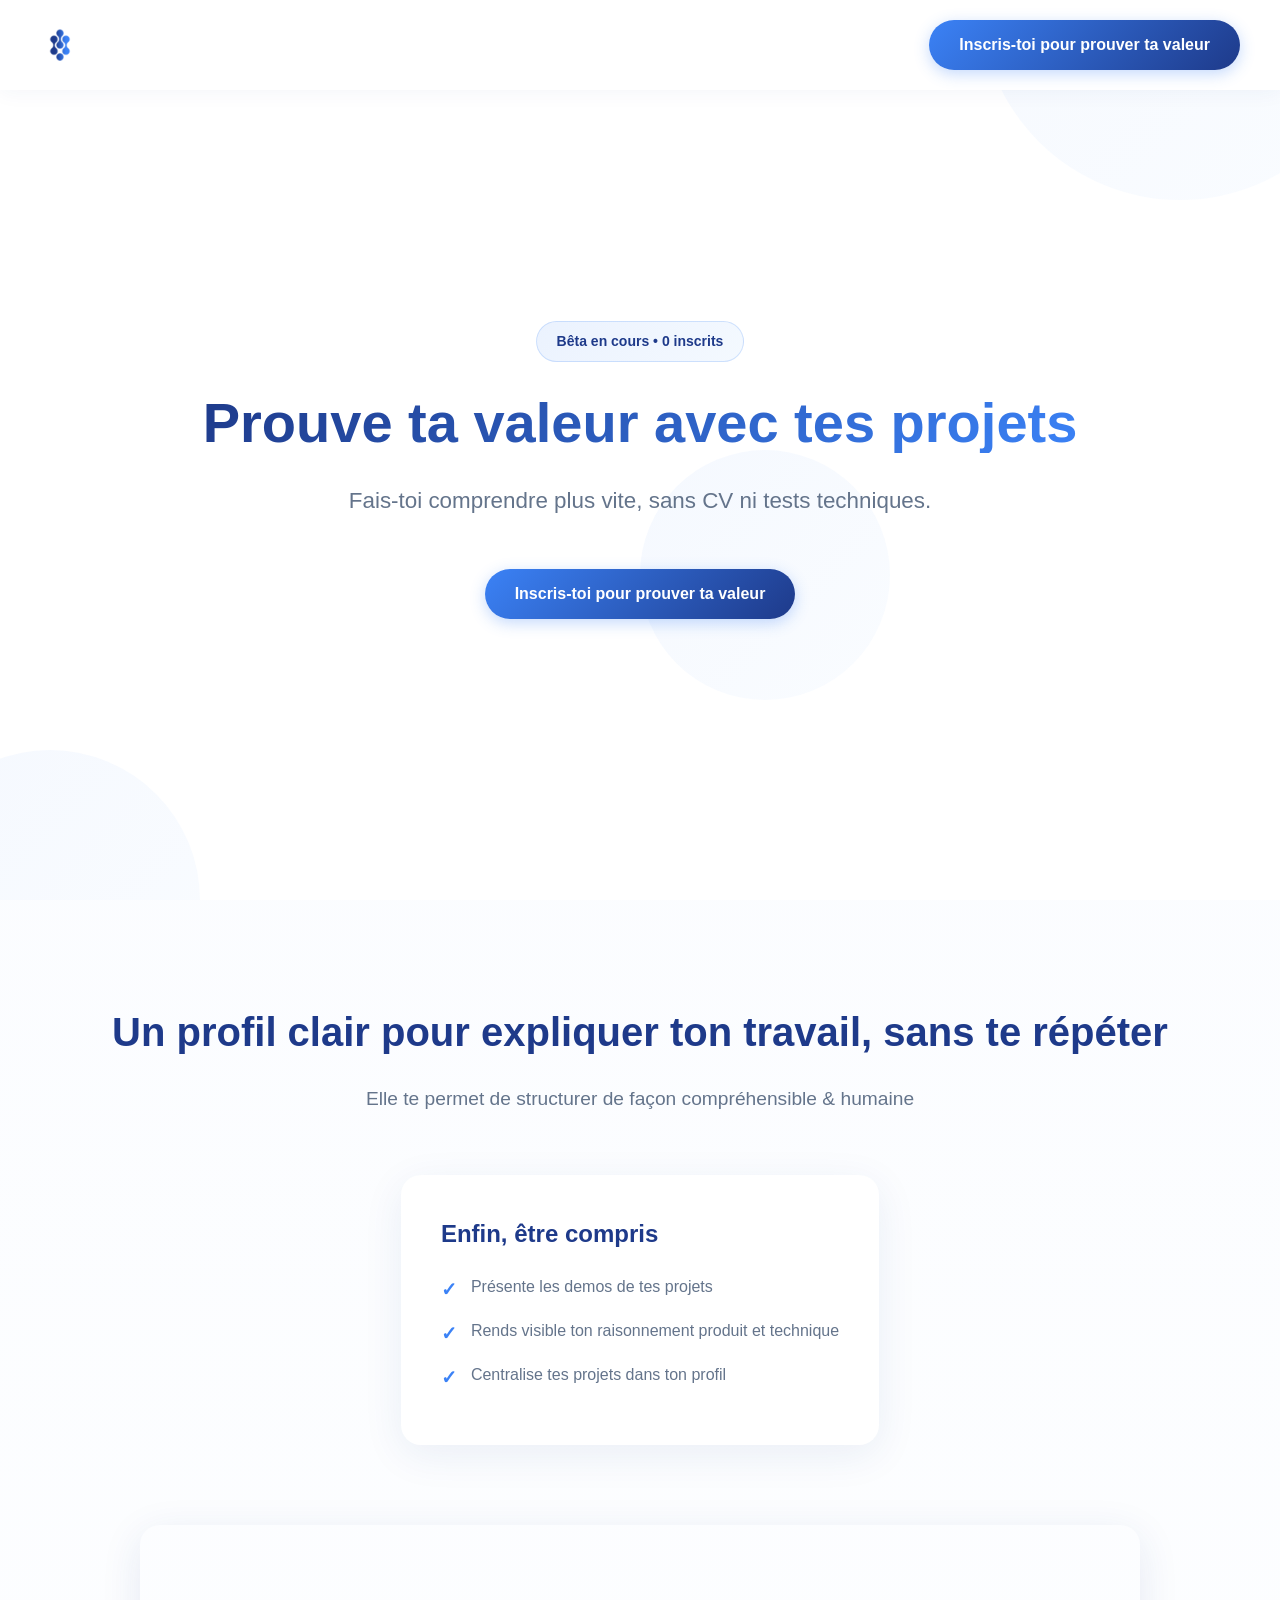
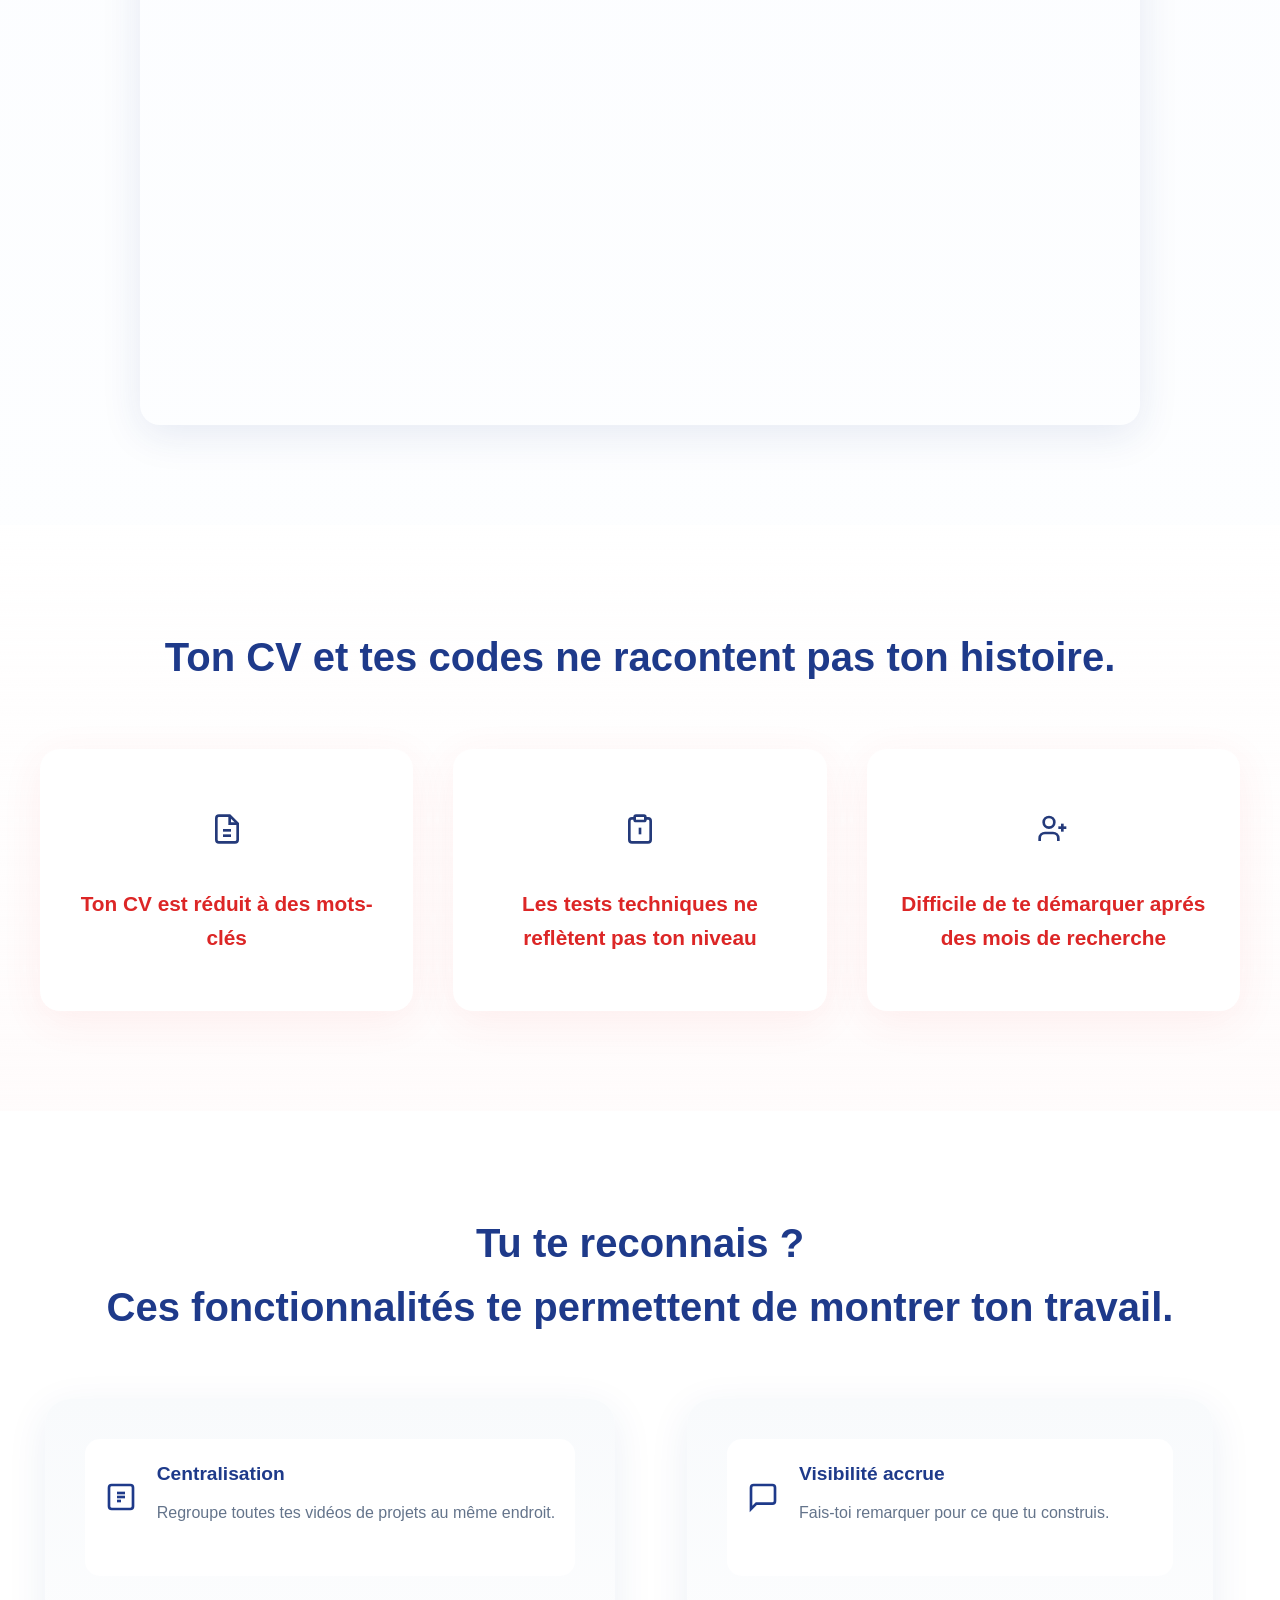
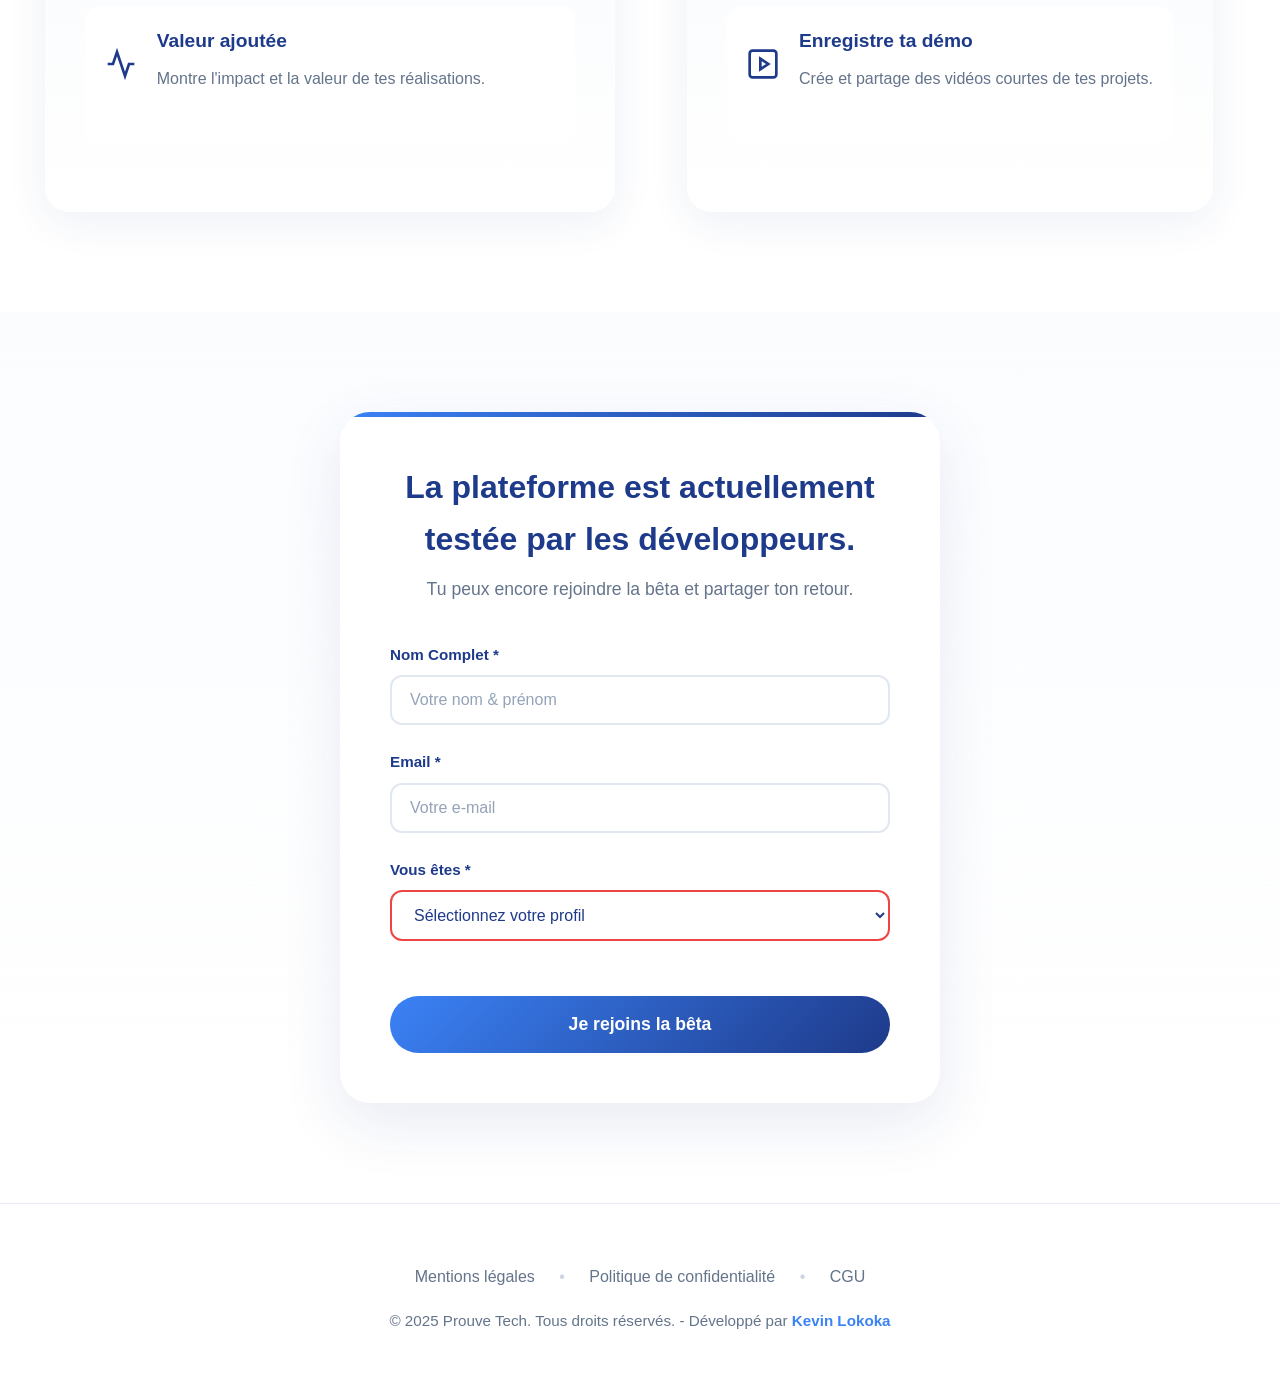
<file: index.html>
<!DOCTYPE html>
<html lang="fr">
<head>
    <meta charset="UTF-8">
    <meta name="viewport" content="width=device-width, initial-scale=1.0">
    <title>Prouve Tech – Prouve ta valeur</title>
    <meta name="description" content="Prouve ta valeur avec tes projets. Fais-toi comprendre plus vite, sans CV ni tests hors-sol.">
    <meta name="keywords" content="développeurs, projets, portfolio vidéo">
    <meta name="author" content="Prouve Tech">
    <meta name="robots" content="index, follow">
    
    <!-- Open Graph / Facebook -->
    <meta property="og:type" content="website">
    <meta property="og:url" content="https://prouvetech.fr/">
    <meta property="og:title" content="Prouve Tech – Prouve ta valeur">
    <meta property="og:description" content="Prouve ta valeur avec tes projets. Fais-toi comprendre plus vite, sans CV ni tests hors-sol.">
    <meta property="og:image" content="https://prouvetech.fr/images/miniature_prouve_tech.png">
    <meta property="og:image:width" content="1200">
    <meta property="og:image:height" content="630">
    <meta property="og:locale" content="fr_FR">
    
    <!-- Twitter -->
    <meta property="twitter:card" content="summary_large_image">
    <meta property="twitter:url" content="https://prouvetech.fr/">
    <meta property="twitter:title" content="Prouve Tech – Prouve ta valeur">
    <meta property="twitter:description" content="Prouve ta valeur avec tes projets. Fais-toi comprendre plus vite, sans CV ni tests hors-sol.">
    
    <!-- Favicons -->
    <link rel="icon" type="image/png" sizes="32x32" href="/images/logo.png">
    <link rel="icon" type="image/png" sizes="16x16" href="/images/logo.png">
    
    <!-- CSS -->
    <link rel="stylesheet" href="css/style.min.css">
    
    <!-- Google tag (gtag.js) -->
    <script async src="https://www.googletagmanager.com/gtag/js?id=G-LS7M8HMM13"></script>
    <script>
    window.dataLayer = window.dataLayer || [];
    function gtag(){dataLayer.push(arguments);}
    gtag('js', new Date());

    gtag('config', 'G-LS7M8HMM13');

// Charger le nombre d'inscrits au démarrage
document.addEventListener('DOMContentLoaded', function() {
    // Fonction pour charger les stats
    function loadBetaCount() {
        fetch('api/subscribe.php?stats=1')
            .then(response => response.json())
            .then(data => {
                if (data.success && data.count > 0) {
                    const countElement = document.getElementById('betaCount');
                    
                    // Animation du compteur
                    const target = data.count;
                    let current = 0;
                    const increment = Math.ceil(target / 20);
                    
                    const timer = setInterval(() => {
                        current += increment;
                        if (current >= target) {
                            countElement.textContent = target;
                            clearInterval(timer);
                        } else {
                            countElement.textContent = current;
                        }
                    }, 50);
                }
            })
            .catch(error => {
                console.error('Erreur chargement stats:', error);
            });
    }
    
    // Charger au démarrage
    loadBetaCount();
    
    // Recharger après inscription (optionnel)
    window.updateBetaCount = loadBetaCount;
});
</script>
    
</head>
<body>
    <!-- Fond dynamique animé -->
    <div class="dynamic-bg">
        <div class="floating-shape shape1"></div>
        <div class="floating-shape shape2"></div>
        <div class="floating-shape shape3"></div>
    </div>

    <!-- Navigation -->
    <nav>
        <div class="nav-container">
            <div class="logo">
                <img src="images/logo.png" alt="Prouve Tech" class="logo-img" width="200" height="40">
            </div>
                <a href="#inscription" class="cta-nav">Inscris-toi pour prouver ta valeur</a>
    </nav>

    <!-- Hero Section -->
    <section class="hero">
        <div class="hero-content">
            <span class="badge">Bêta en cours • <span id="betaCount">0</span> inscrits</span>            
            
            <!-- <div id="hero-proposition-cto" style="display: none;">
            <h1>Recrute des développeurs sur des preuves</h1>
            <p class="subtitle">
            Comprends vite la valeur d’un développeur grâce à ses projets            
            </p>
            </div> -->

            <div id="hero-proposition-dev">
            <h1>Prouve ta valeur avec tes projets</h1>
            <p class="subtitle">
            Fais-toi comprendre plus vite, sans CV ni tests techniques. 
            </p>    
            </div>

            <div class="cta-container">
                <!-- <button class="cta-primary" data-profile="developer">Je suis développeur/se</button>
                <button class="cta-primary" data-profile="cto">Je suis CTO</button> -->
                <a href="#inscription" class="cta-nav">Inscris-toi pour prouver ta valeur</a>
            </div>
        </div>
    </section>

<div class="info-developer" id="info-developer">

    <!-- Section La Solution -->
    <section class="solution-section fade-in-section" id="solution">
        <div class="solution-container">
            <h2 class="solution-title">Un profil clair pour expliquer ton travail, sans te répéter</h2>
            <p class="solution-subtitle">Elle te permet de structurer de façon compréhensible & humaine</p>

            <div class="solution-features">
                <div class="solution-feature">
                    <h3>Enfin, être compris</h3>
                    <ul class="solution-benefits">
                        <li>Présente les demos de tes projets</li>
                        <li>Rends visible ton raisonnement produit et technique</li>
                        <li>Centralise tes projets dans ton profil</li>
                    </ul>
                </div>
            </div>

            <div class="solution-video">
                <video width="100%" height="auto" autoplay muted loop style="border-radius: 20px;">
                    <source src="videos/plateforme_prouve_tech.mp4" type="video/mp4">
                    Votre navigateur ne supporte pas la lecture de vidéo HTML5.
                </video>
            </div>
        </div>
    </section>

    <!-- Section Le Problème -->
    <section class="problem-section fade-in-section" id="probleme-developer">
        <div class="problem-container">
            <h2 class="problem-title" id="developer">Ton CV et tes codes ne racontent pas ton histoire.</h2>   
            <div class="problem-grid">
                <div class="problem-card">
                    <div class="problem-icon">
                        <svg width="32" height="32" viewBox="0 0 24 24" fill="none" stroke="currentColor" stroke-width="2">
                            <path d="M14 2H6a2 2 0 0 0-2 2v16a2 2 0 0 0 2 2h12a2 2 0 0 0 2-2V8z"/>
                            <polyline points="14 2 14 8 20 8"/>
                            <line x1="9" y1="13" x2="15" y2="13"/>
                            <line x1="9" y1="17" x2="15" y2="17"/>
                        </svg>
                    </div>
                    <h3>Ton CV est réduit à des mots-clés</h3>
                </div>
                
                <div class="problem-card">
                    <div class="problem-icon">
                        <svg width="32" height="32" viewBox="0 0 24 24" fill="none" stroke="currentColor" stroke-width="2">
                            <path d="M16 4h2a2 2 0 0 1 2 2v14a2 2 0 0 1-2 2H6a2 2 0 0 1-2-2V6a2 2 0 0 1 2-2h2"/>
                            <rect x="8" y="2" width="8" height="4" rx="1" ry="1"/>
                            <line x1="12" y1="11" x2="12" y2="16"/>
                            <line x1="12" y1="19" x2="12.01" y2="19"/>
                        </svg>
                    </div>
                    <h3>Les tests techniques ne reflètent pas ton niveau</h3>
                </div>
                
                <div class="problem-card">
                    <div class="problem-icon">
                        <svg width="32" height="32" viewBox="0 0 24 24" fill="none" stroke="currentColor" stroke-width="2">
                            <path d="M16 21v-2a4 4 0 0 0-4-4H6a4 4 0 0 0-4 4v2"/>
                            <circle cx="9" cy="7" r="4"/>
                            <line x1="19" y1="8" x2="19" y2="14"/>
                            <line x1="22" y1="11" x2="16" y2="11"/>
                        </svg>
                    </div>
                    <h3>Difficile de te démarquer aprés des mois de recherche</h3>
                </div>
            </div>
        </div>
    </section>

    <!-- Section Fonctionnalités -->
    <section class="functionalities-section fade-in-section" id="fonctionnalites">
        <div class="functionalities-container">
            <h2 class="functionalities-title">Tu te reconnais ? <br>Ces fonctionnalités te permettent de montrer ton travail.</h2>
            
            <div class="functionalities-grid">
                <div class="functionality-block">
                    <div class="functionality-item">
                        <div class="feature-icon">
                            <svg width="32" height="32" viewBox="0 0 24 24" fill="none" stroke="currentColor" stroke-width="2">
                                <rect x="3" y="3" width="18" height="18" rx="2" ry="2"/>
                                <line x1="9" y1="9" x2="15" y2="9"/>
                                <line x1="9" y1="12" x2="15" y2="12"/>
                                <line x1="9" y1="15" x2="12" y2="15"/>
                            </svg>
                        </div>
                        <div class="functionality-content">
                            <h4>Centralisation</h4>
                            <p>Regroupe toutes tes vidéos de projets au même endroit.</p>
                        </div>
                    </div>
                    
                    <div class="functionality-item">
                        <div class="feature-icon">
                                <svg width="32" height="32" viewBox="0 0 24 24" fill="none" stroke="currentColor" stroke-width="2">
                                    <polyline points="22 12 18 12 15 21 9 3 6 12 2 12"/>
                                </svg>
                            </div>                        
                            <div class="functionality-content">
                            <h4>Valeur ajoutée</h4>
                            <p>Montre l'impact et la valeur de tes réalisations.</p>
                        </div>
                    </div>
                </div>
                
                <div class="functionality-block">
                    <div class="functionality-item">
                        <div class="feature-icon">
                            <svg width="32" height="32" viewBox="0 0 24 24" fill="none" stroke="currentColor" stroke-width="2">
                                <path d="M21 15a2 2 0 0 1-2 2H7l-4 4V5a2 2 0 0 1 2-2h14a2 2 0 0 1 2 2z"/>
                            </svg>
                        </div>
                        <div class="functionality-content">
                            <h4>Visibilité accrue</h4>
                            <p>Fais-toi remarquer pour ce que tu construis.</p>
                        </div>
                    </div>
                    
                    <div class="functionality-item">
                        <div class="feature-icon">
                            <svg width="32" height="32" viewBox="0 0 24 24" fill="none" stroke="currentColor" stroke-width="2">
                                <rect x="2" y="2" width="20" height="20" rx="2.18" ry="2.18"/>
                                <polygon points="10 8 16 12 10 16 10 8"/>
                            </svg>
                        </div>
                        <div class="functionality-content">
                            <h4>Enregistre ta démo</h4>
                            <p>Crée et partage des vidéos courtes de tes projets.</p>
                        </div>
                    </div>
                </div>
            </div>

            
        </div>
    </section>
    
</div>

    <!-- Formulaire d'inscription -->
    <section class="signup-form-section" id="inscription">
        <div class="form-container">
            <div class="form-header">
                <h2>La plateforme est actuellement testée par les développeurs.</h2>
                <p>Tu peux encore rejoindre la bêta et partager ton retour.</p>
            </div>
            
            <form id="betaForm" class="signup-form" action="/api/subscribe.php" method="POST">
                <div class="form-grid">
                    <div class="form-group">
                        <label for="name">Nom Complet *</label>
                        <input type="text" id="name" name="name" required placeholder="Votre nom & prénom" maxlength="100">
                    </div>
                </div>
                
                <div class="form-group">
                    <label for="email">Email *</label>
                    <input type="email" id="email" name="email" required placeholder="Votre e-mail" maxlength="255">
                </div>
                
                <div class="form-group">
                    <label for="profile">Vous êtes *</label>
                    <select id="profile" name="profile" required>
                        <option value="">Sélectionnez votre profil</option>
                        <option value="developer">Développeur·se</option>
                        <!-- <option value="cto">CTO</option> -->
                    </select>
                </div>

                <!-- Honeypot anti-spam -->
                <div style="display:none;">
                    <input type="text" name="website" tabindex="-1" autocomplete="off">
                </div>              
                <button type="submit" class="submit-btn">
                    <span class="btn-text">Je rejoins la bêta</span>
                    <span class="btn-loader" style="display: none;">
                        <span class="spinner"></span>
                    </span>
                </button>
               
                
                <div class="form-success" style="display: none;">
                    <div class="success-icon">
                        <svg width="32" height="32" viewBox="0 0 24 24" fill="none" stroke="currentColor" stroke-width="2">
                            <circle cx="12" cy="12" r="10"/>
                            <polyline points="9 12 11 14 15 10"/>
                        </svg>
                    </div>
                    <h3>Inscription confirmée !</h3>
                    <p class="success-detail">Vous recevrez vos accès bêta dès le lancement bientôt.</p>
                </div>
                <div class="form-error" style="display: none;">
                    <div class="error-icon">
                        <svg width="32" height="32" viewBox="0 0 24 24" fill="none" stroke="currentColor" stroke-width="2">
                            <path d="M10.29 3.86L1.82 18a2 2 0 0 0 1.71 3h16.94a2 2 0 0 0 1.71-3L13.71 3.86a2 2 0 0 0-3.42 0z"/>
                            <line x1="12" y1="9" x2="12" y2="13"/>
                            <line x1="12" y1="17" x2="12.01" y2="17"/>
                        </svg>
                    </div>
                    <h3>Une erreur est survenue</h3>
                    <p class="error-message"></p>
                    <button type="button" class="retry-btn" onclick="resetForm()">Réessayer</button>
                </div>
            </form>
        </div>
    </section>

    <!-- Footer -->
    <footer>
        <div class="footer-content">
            <div class="footer-links">
                <a href="legal/mentions-legales.html">Mentions légales</a>
                <span class="separator">•</span>
                <a href="legal/politique-confidentialite.html">Politique de confidentialité</a>
                <span class="separator">•</span>
                <a href="legal/cgu.html">CGU</a>
            </div>
            <p class="footer-copyright">
                © 2025 Prouve Tech. Tous droits réservés. - Développé par
                <a href="https://www.linkedin.com/in/kevin-lokoka/" target="_blank" rel="noopener">Kevin Lokoka</a>
            </p>
        </div>
    </footer>

    <!-- Scripts -->
    <script src="js/main.min.js" defer></script>
</body>
</html>
</file>
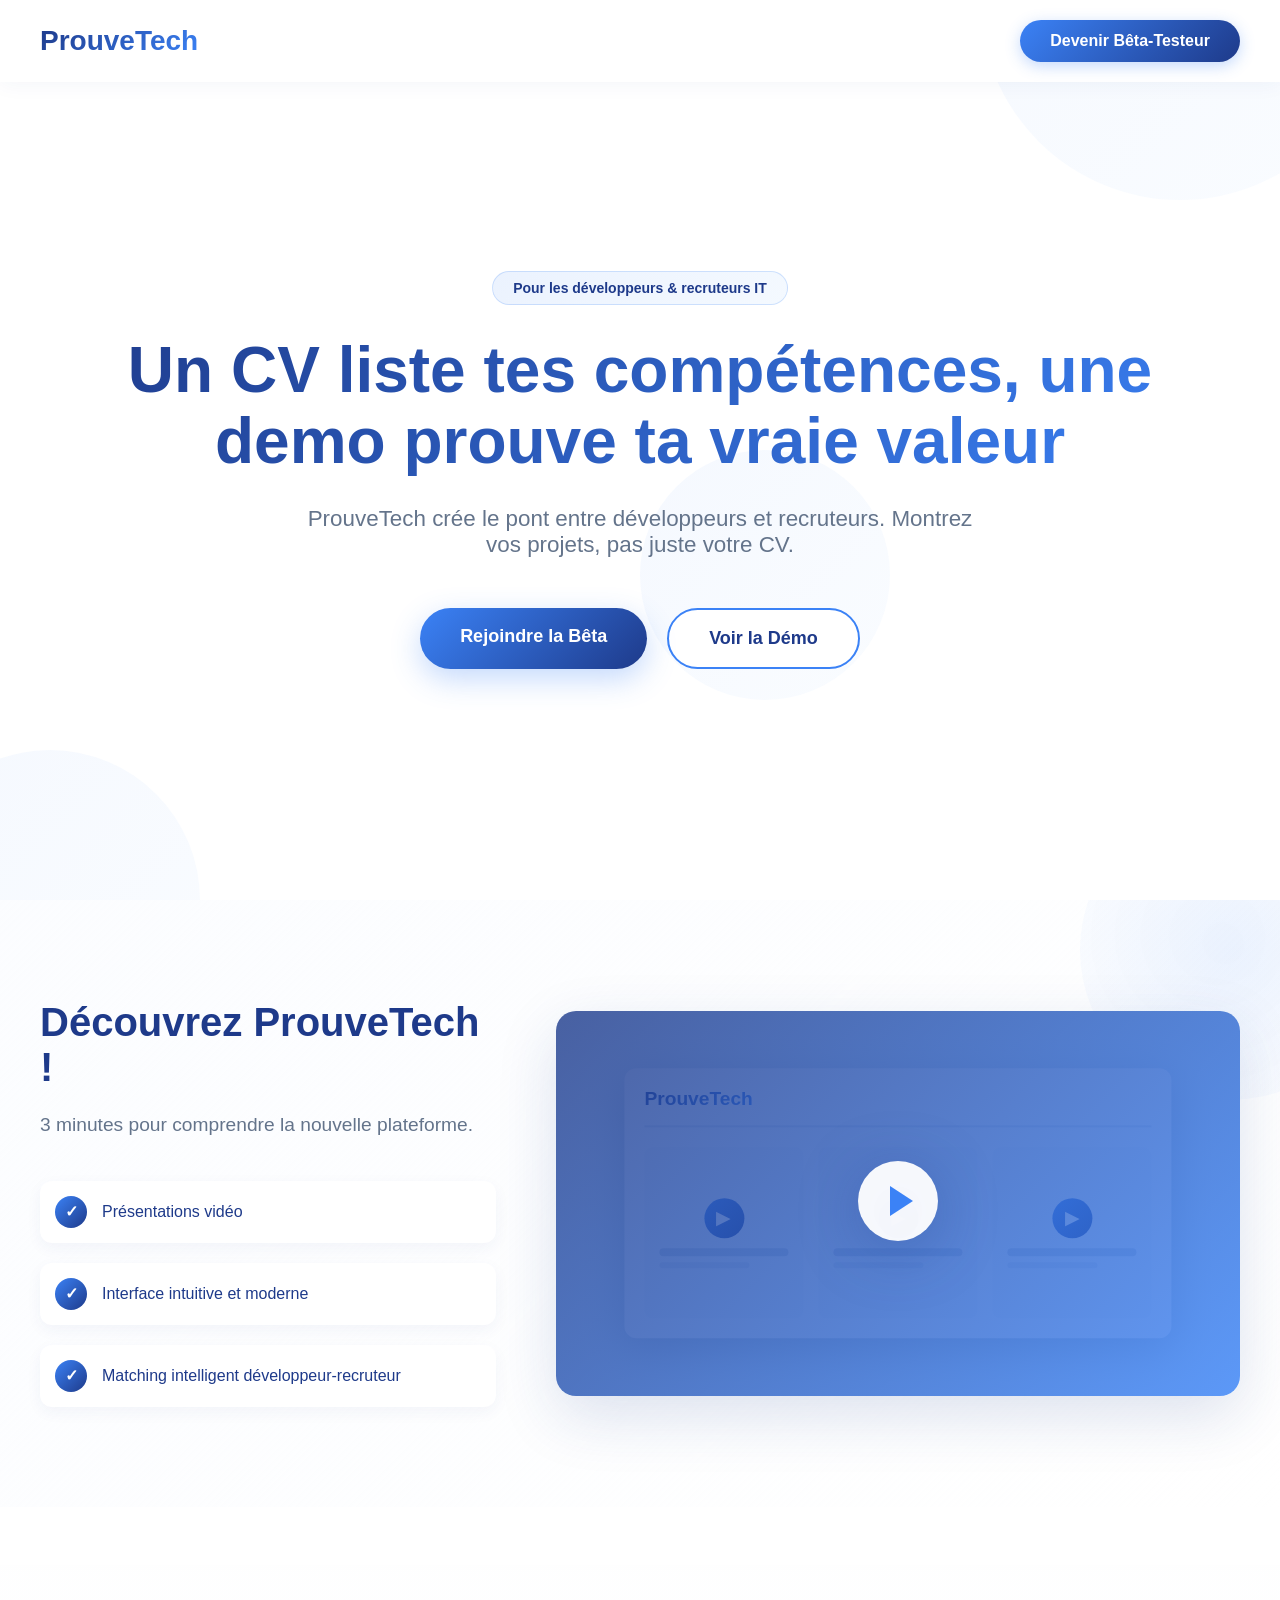
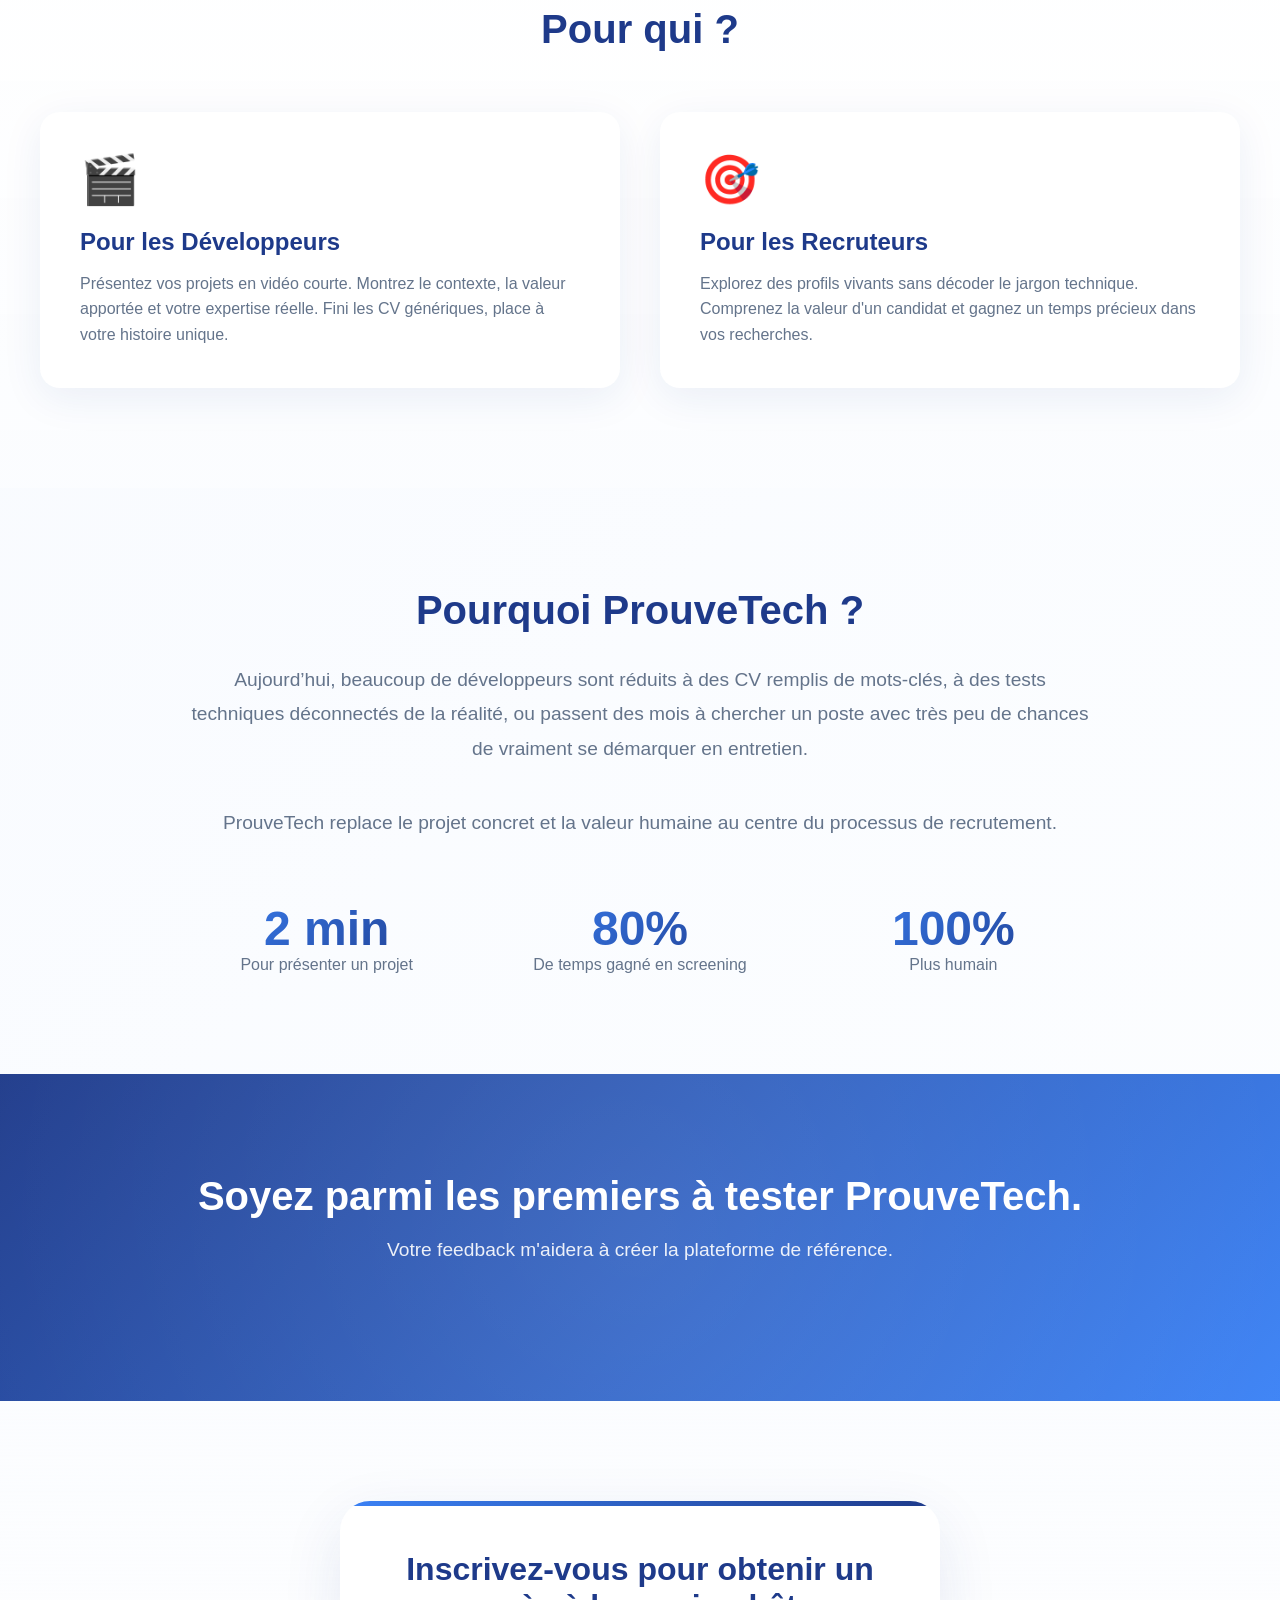
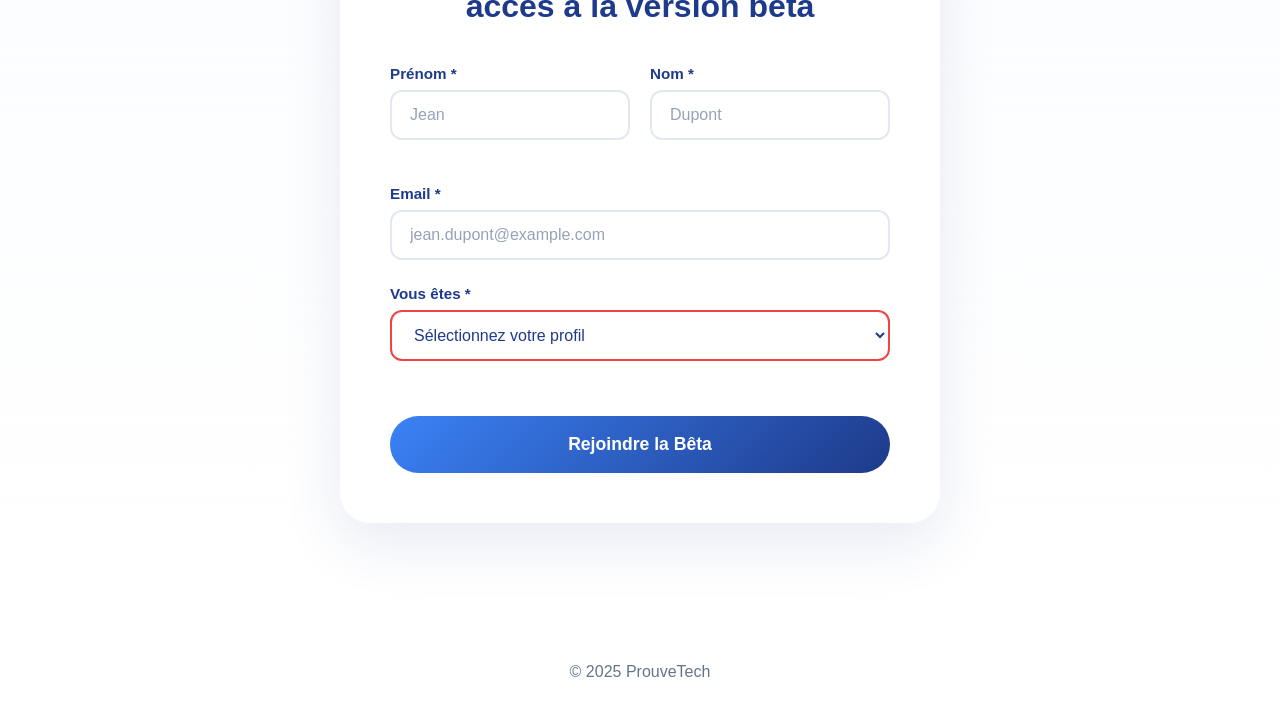
<file: prouvetech-landing.html>
<!DOCTYPE html>
<html lang="fr">
<head>
    <meta charset="UTF-8">
    <meta name="viewport" content="width=device-width, initial-scale=1.0">
    <title>ProuveTech</title>
    <link rel="stylesheet" href="prouvetech-landing.css" />
</head>
<body>
    <!-- Fond dynamique animé -->
    <div class="dynamic-bg">
        <div class="floating-shape shape1"></div>
        <div class="floating-shape shape2"></div>
        <div class="floating-shape shape3"></div>
    </div>

    <!-- Navigation -->
    <nav>
        <div class="nav-container">
            <div class="logo">ProuveTech</div>
            <a href="#inscription" class="cta-nav">Devenir Bêta-Testeur</a>
        </div>
    </nav>

    <!-- Hero Section -->
    <section class="hero">
        <div class="hero-content">
            <span class="badge">Pour les développeurs & recruteurs IT</span>
            <h1>Un CV liste tes compétences, une demo prouve ta vraie valeur </h1>
            <p class="subtitle">
                ProuveTech crée le pont entre développeurs et recruteurs. 
                Montrez vos projets, pas juste votre CV.
            </p>
            <div class="cta-container">
                <a href="#inscription" class="cta-primary">Rejoindre la Bêta</a>
                <a href="#video-demo" class="cta-secondary">Voir la Démo</a>
            </div>
        </div>
    </section>

    <!-- Video Section -->
    <section class="video-section" id="video-demo">
        <div class="video-container">
            <div class="video-content">
                <div class="video-text">
                    <h2 class="video-title">Découvrez ProuveTech !</h2>
                    <p class="video-subtitle">
                        3 minutes pour comprendre la nouvelle plateforme.
                    </p>
                    <div class="video-features">
                        <div class="video-feature">
                            <span class="feature-check">✓</span>
                            <span>Présentations vidéo</span>
                        </div>
                        <div class="video-feature">
                            <span class="feature-check">✓</span>
                            <span>Interface intuitive et moderne</span>
                        </div>
                        <div class="video-feature">
                            <span class="feature-check">✓</span>
                            <span>Matching intelligent développeur-recruteur</span>
                        </div>
                    </div>
                </div>
                <div class="video-wrapper">
                    <div class="video-frame">
                        <div class="video-placeholder" id="videoPlayer">
                            <div class="play-button" onclick="playVideo()">
                                <svg width="80" height="80" viewBox="0 0 80 80" fill="none">
                                    <circle cx="40" cy="40" r="40" fill="white" fill-opacity="0.95"/>
                                    <path d="M32 25L55 40L32 55V25Z" fill="url(#playGradient)"/>
                                    <defs>
                                        <linearGradient id="playGradient" x1="32" y1="25" x2="55" y2="55">
                                            <stop stop-color="#3b82f6"/>
                                            <stop offset="1" stop-color="#1e3a8a"/>
                                        </linearGradient>
                                    </defs>
                                </svg>
                            </div>
                            <div class="video-thumbnail">
                                <div class="thumbnail-overlay"></div>
                                <div class="thumbnail-content">
                                    <div class="demo-screen">
                                        <div class="demo-header">
                                            <span class="demo-logo">ProuveTech</span>
                                            <!-- <div class="demo-nav">
                                                <span>Talents</span>
                                                <span>Projets</span>
                                            </div> -->
                                        </div>
                                        <div class="demo-grid">
                                            <div class="demo-card">
                                                <div class="demo-video-icon">▶</div>
                                                <div class="demo-info">
                                                    <div class="demo-name"></div>
                                                    <div class="demo-tech"></div>
                                                </div>
                                            </div>
                                            <div class="demo-card">
                                                <div class="demo-video-icon">▶</div>
                                                <div class="demo-info">
                                                    <div class="demo-name"></div>
                                                    <div class="demo-tech"></div>
                                                </div>
                                            </div>
                                            <div class="demo-card">
                                                <div class="demo-video-icon">▶</div>
                                                <div class="demo-info">
                                                    <div class="demo-name"></div>
                                                    <div class="demo-tech"></div>
                                                </div>
                                            </div>
                                        </div>
                                    </div>
                                </div>
                            </div>
                            <video 
                                id="introVideo"
                                src="intro.mp4"
                                poster=""
                                style="display: none; position: absolute; top: 0; left: 0; width: 100%; height: 100%; object-fit: cover; z-index: 4;">
                            </video>
                            <div class="video-controls" id="customControls" style="display: none;">
                                <button class="control-btn play-pause-btn" onclick="togglePlayPause()">
                                    <span class="pause-icon">❚❚</span>
                                </button>
                                <div class="progress-bar" onclick="seek(event)">
                                    <div class="progress-fill" id="progressFill"></div>
                                </div>
                                <div class="time-display">
                                    <span id="currentTime">0:00</span> / <span id="duration">0:00</span>
                                </div>
                                <button class="control-btn volume-btn" onclick="toggleMute()">
                                    <span class="volume-icon">🔊</span>
                                </button>
                                <button class="control-btn fullscreen-btn" onclick="toggleFullscreen()">
                                    <span>⛶</span>
                                </button>
                            </div>
                        </div>
                    </div>
                </div>
            </div>
        </div>
    </section>

    <!-- Features -->
    <section class="features fade-in-section" id="features">
        <div class="features-container">
            <h2 class="features-title">Pour qui ?</h2>
            <div class="features-grid">
                <div class="feature-card">
                    <span class="feature-icon">🎬</span>
                    <h3 class="feature-title">Pour les Développeurs</h3>
                    <p class="feature-description">
                        Présentez vos projets en vidéo courte. Montrez le contexte, 
                        la valeur apportée et votre expertise réelle. Fini les CV génériques, 
                        place à votre histoire unique.
                    </p>
                </div>
                <div class="feature-card">
                    <span class="feature-icon">🎯</span>
                    <h3 class="feature-title">Pour les Recruteurs</h3>
                    <p class="feature-description">
                        Explorez des profils vivants sans décoder le jargon technique. 
                        Comprenez la valeur d'un candidat et gagnez un temps 
                        précieux dans vos recherches.
                    </p>
                </div>
            </div>
        </div>
    </section>

    <!-- Value Proposition -->
    <section class="value-prop fade-in-section">
        <div class="value-prop-container">
            <h2 class="value-prop-title">Pourquoi ProuveTech ?</h2>
            <p class="value-prop-text">
                Aujourd’hui, beaucoup de développeurs sont réduits à des CV remplis de mots-clés, 
                à des tests techniques déconnectés de la réalité, 
                ou passent des mois à chercher un poste avec très peu de chances de vraiment se démarquer en entretien.
            </p>
            <p class="value-prop-text">
                ProuveTech replace le projet 
                concret et la valeur humaine au centre du processus de recrutement.
            </p>
            <div class="stats-grid">
                <div class="stat">
                    <span class="stat-number">2 min</span>
                    <span class="stat-label">Pour présenter un projet</span>
                </div>
                <div class="stat">
                    <span class="stat-number">80%</span>
                    <span class="stat-label">De temps gagné en screening</span>
                </div>
                <div class="stat">
                    <span class="stat-number">100%</span>
                    <span class="stat-label">Plus humain</span>
                </div>
            </div>
        </div>
    </section>

    <!-- CTA Section -->
    <section class="cta-section" id="inscription">
        <div class="cta-section-content">
            <h2>                
                Soyez parmi les premiers à tester ProuveTech. 
            </h2>
            <p>
                Votre feedback m'aidera à créer la plateforme de référence.
            </p>
        </div>
    </section>

    <!-- Formulaire d'inscription -->
    <section class="signup-form-section" id="signup-form">
        <div class="form-container">
            <div class="form-header">
                <h2>Inscrivez-vous pour obtenir un accès à la version bêta</h2>
            </div>
            
            <form id="betaForm" class="signup-form">
                <div class="form-grid">
                    <div class="form-group">
                        <label for="firstName">Prénom *</label>
                        <input type="text" id="firstName" name="firstName" required placeholder="Jean">
                    </div>
                    
                    <div class="form-group">
                        <label for="lastName">Nom *</label>
                        <input type="text" id="lastName" name="lastName" required placeholder="Dupont">
                    </div>
                </div>
                
                <div class="form-group">
                    <label for="email">Email *</label>
                    <input type="email" id="email" name="email" required placeholder="jean.dupont@example.com">
                </div>
                
                <div class="form-group">
                    <label for="profile">Vous êtes *</label>
                    <select id="profile" name="profile" required>
                        <option value="">Sélectionnez votre profil</option>
                        <option value="developer">Développeur·se</option>
                        <option value="recruiter">Recruteur·se</option>
                    </select>
                </div>
                
                <button type="submit" class="submit-btn">
                    <span class="btn-text">Rejoindre la Bêta</span>
                    <span class="btn-loader" style="display: none;">
                        <span class="spinner"></span>
                    </span>
                </button>
                
                <div class="form-success" style="display: none;">
                    <div class="success-icon">🎉</div>
                    <h3>Votre inscription a été confirmée. </h3>
                    <p>Vous recevrez bientôt un email avec vos accès bêta.</p>
                </div>
            </form>
        </div>
    </section>

    <!-- Footer -->
    <footer>
        <p>&copy; 2025 ProuveTech</p>
    </footer>
    <script src="prouvetech-landing.js"></script>


</body>
</html>
</file>
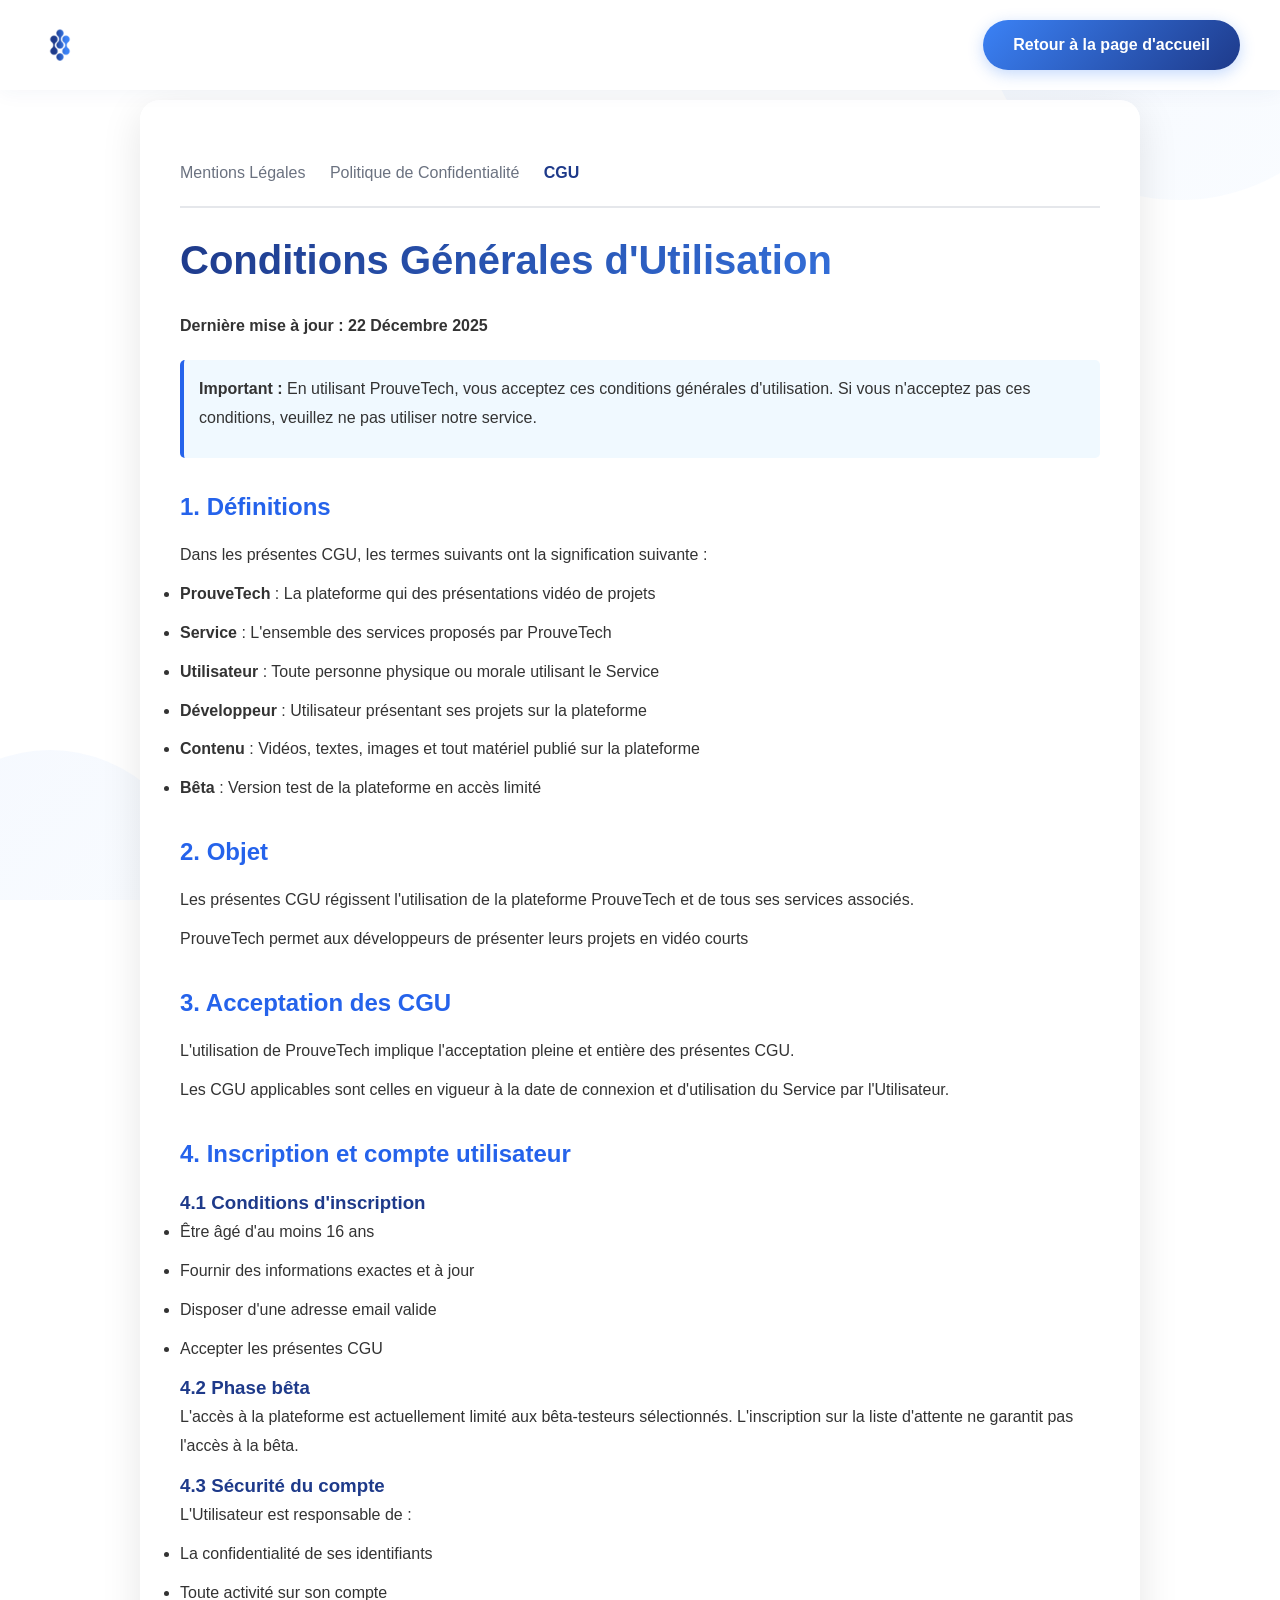
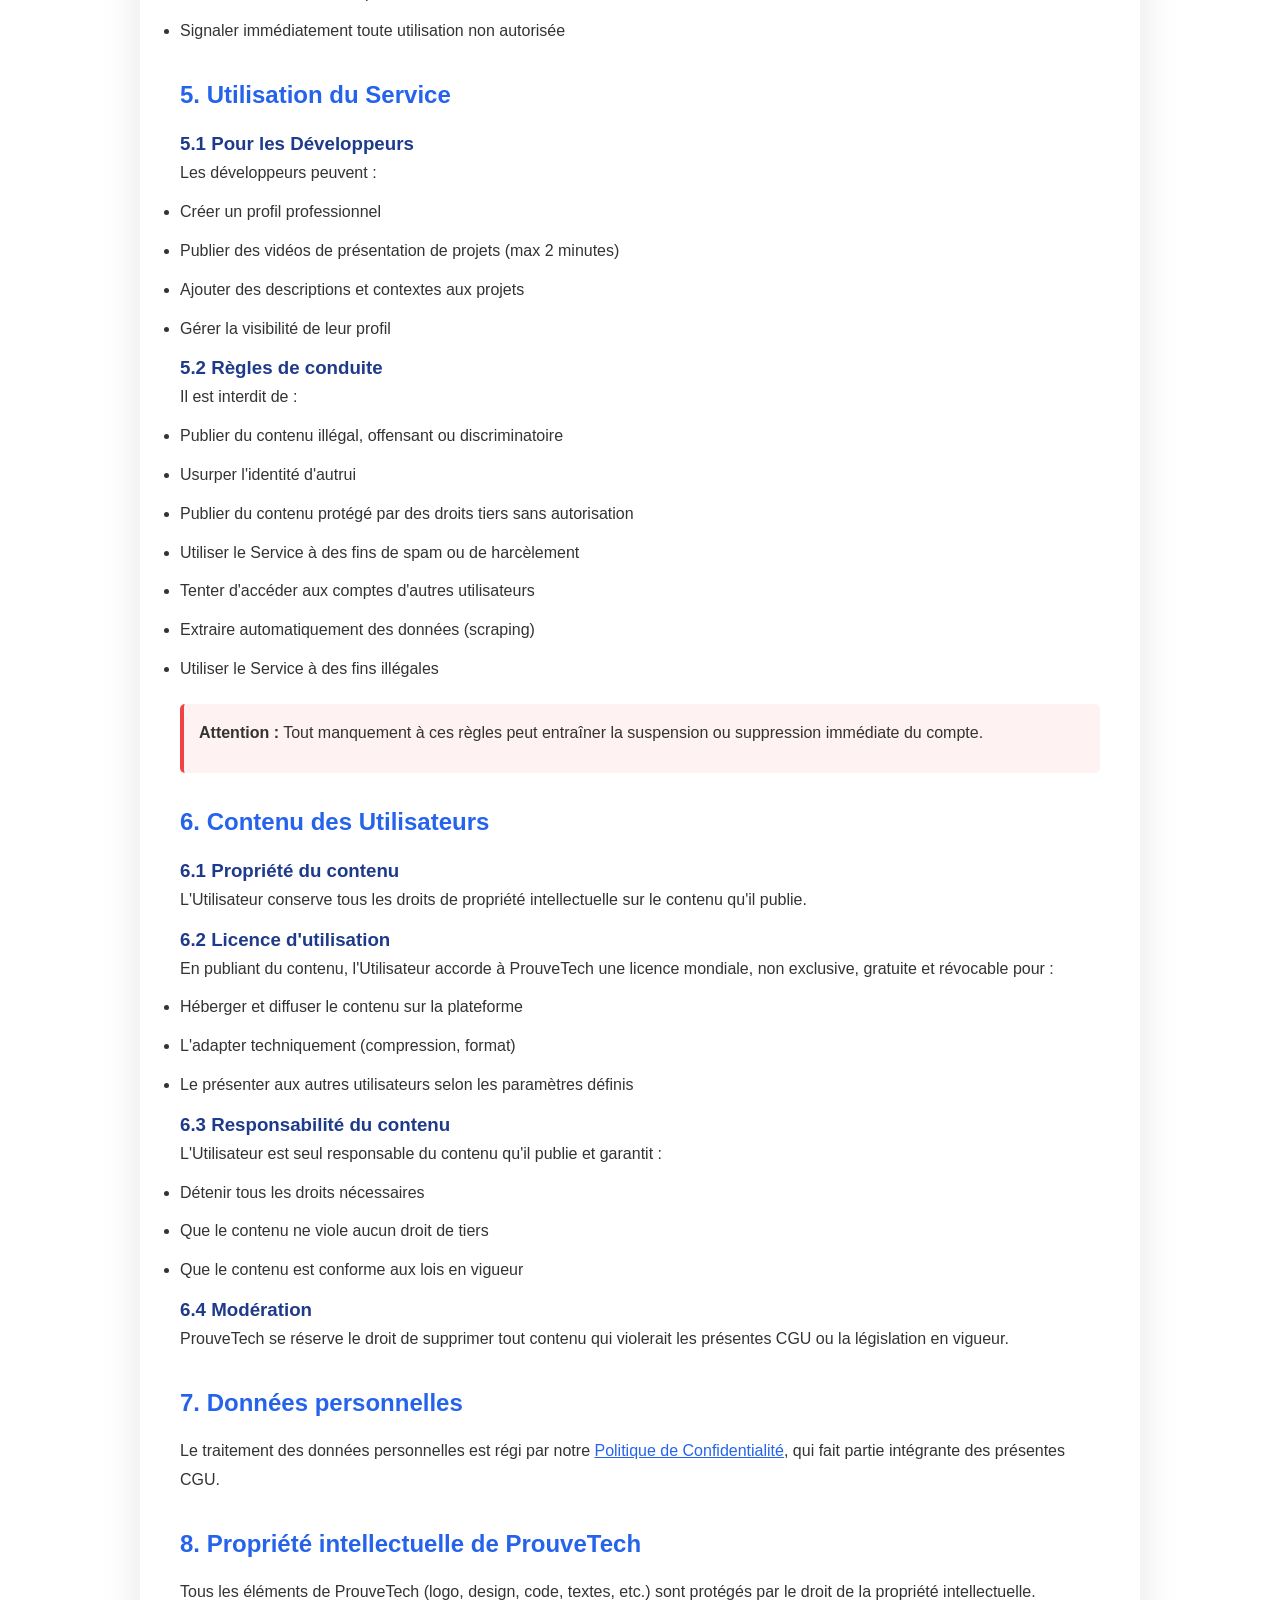
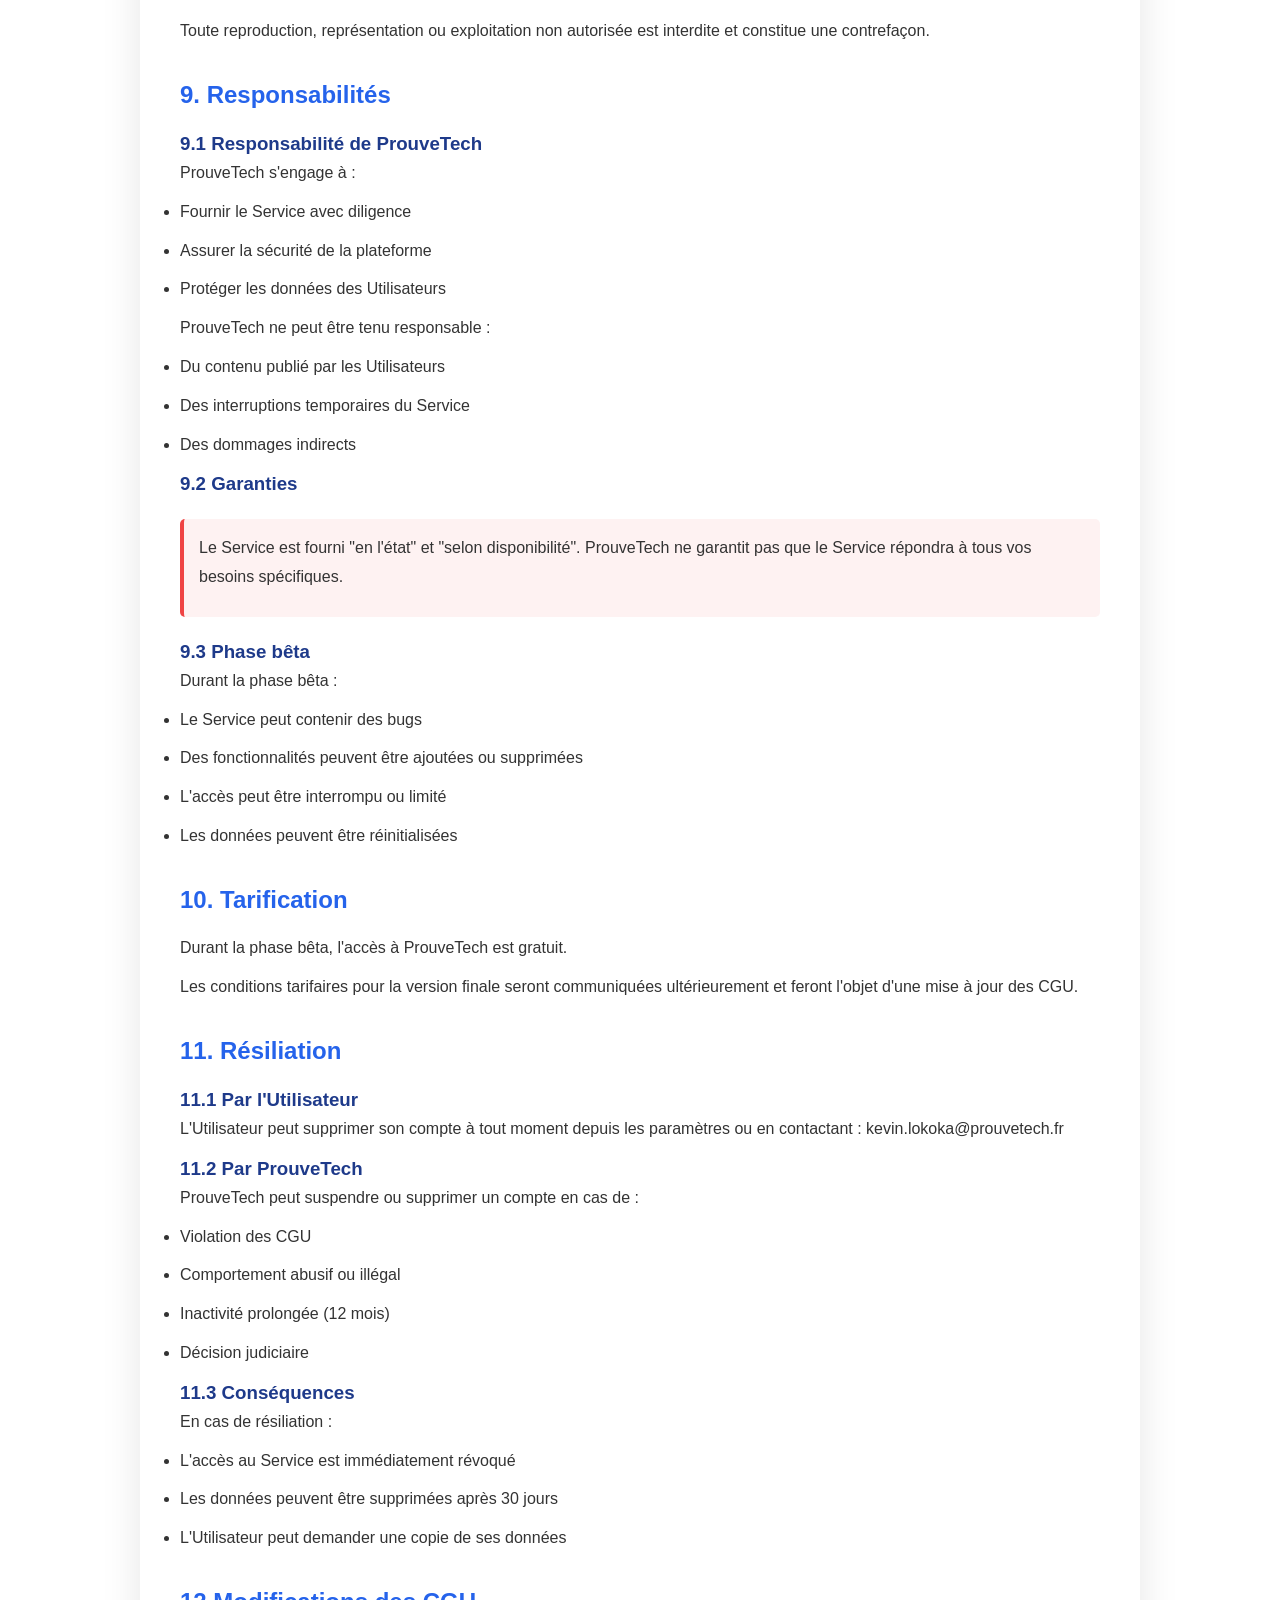
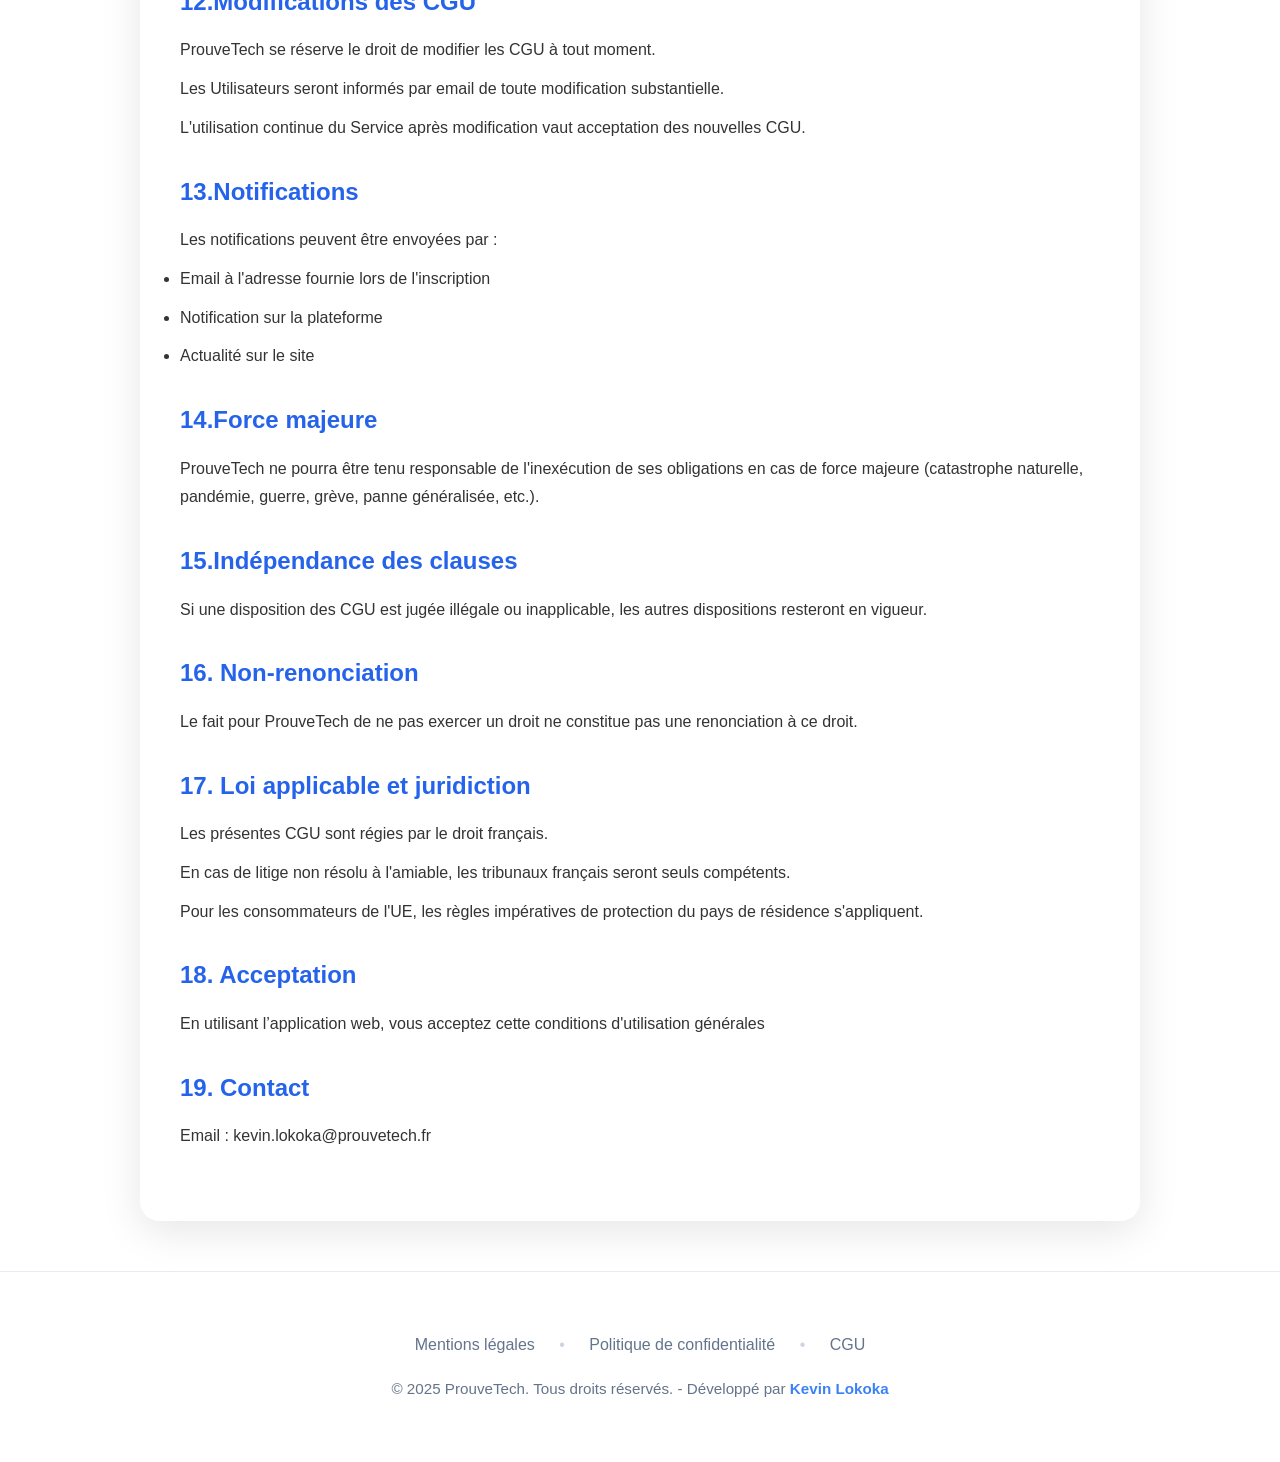
<file: legal/cgu.html>
<!DOCTYPE html>
<html lang="fr">
<head>
    <meta charset="UTF-8">
    <meta name="viewport" content="width=device-width, initial-scale=1.0">
    <title>Conditions Générales d'Utilisation - Prouve Tech</title>
    <meta name="description" content="Conditions générales d'utilisation de la plateforme Prouve Tech. Retrouvez tous les termes et conditions d'accès au service.">
    <meta name="robots" content="index, follow">
    
    <!-- Open Graph -->
    <meta property="og:type" content="website">
    <meta property="og:url" content="https://prouvetech.fr/legal/cgu.html">
    <meta property="og:title" content="Conditions Générales d'Utilisation - Prouve Tech">
    <meta property="og:description" content="Conditions générales d'utilisation de la plateforme Prouve Tech.">
    <meta property="og:image" content="https://prouvetech.fr/images/miniature_prouve_tech.png">
    <meta property="og:locale" content="fr_FR">
    
    <!-- Twitter -->
    <meta property="twitter:card" content="summary_large_image">
    <meta property="twitter:url" content="https://prouvetech.fr/legal/cgu.html">
    <meta property="twitter:title" content="Conditions Générales d'Utilisation - Prouve Tech">
    <meta property="twitter:description" content="Conditions générales d'utilisation de la plateforme Prouve Tech.">
    
    <link rel="icon" type="image/png" href="/images/logo.png">
    <link rel="stylesheet" href="/css/style.min.css">
    <link rel="stylesheet" href="/css/confidentialite.css">

    <!-- Google tag (gtag.js) -->
    <script async src="https://www.googletagmanager.com/gtag/js?id=G-LS7M8HMM13"></script>
    <script>
    window.dataLayer = window.dataLayer || [];
    function gtag(){dataLayer.push(arguments);}
    gtag('js', new Date());

    gtag('config', 'G-LS7M8HMM13');
    </script>

</head>
<body>
    <!-- Navigation -->
    <nav>
        <div class="nav-container">
            <div class="logo">
                <img src="../images/logo.png" alt="ProuveTech" class="logo-img" width="200" height="40">
            </div>
            <a href="../index.html" class="cta-nav">Retour à la page d'accueil</a>
        </div>
    </nav>

    <div class="dynamic-bg">
        <div class="floating-shape shape1"></div>
        <div class="floating-shape shape2"></div>
    </div>

    <div class="legal-container">
        <div class="legal-nav">
            <a href="mentions-legales.html" >Mentions Légales</a>
            <a href="politique-confidentialite.html">Politique de Confidentialité</a>
            <a href="cgu.html" class="active">CGU</a>
        </div>


        <h1>Conditions Générales d'Utilisation</h1>
        
        <p><strong>Dernière mise à jour : 22 Décembre 2025</strong></p>

        <div class="info-box">
            <p><strong>Important :</strong> En utilisant ProuveTech, vous acceptez ces conditions générales d'utilisation. Si vous n'acceptez pas ces conditions, veuillez ne pas utiliser notre service.</p>
        </div>

        <h2>1. Définitions</h2>
        <p>Dans les présentes CGU, les termes suivants ont la signification suivante :</p>
        <ul>
            <li><strong>ProuveTech</strong> : La plateforme qui des présentations vidéo de projets</li>
            <li><strong>Service</strong> : L'ensemble des services proposés par ProuveTech</li>
            <li><strong>Utilisateur</strong> : Toute personne physique ou morale utilisant le Service</li>
            <li><strong>Développeur</strong> : Utilisateur présentant ses projets sur la plateforme</li>
            <li><strong>Contenu</strong> : Vidéos, textes, images et tout matériel publié sur la plateforme</li>
            <li><strong>Bêta</strong> : Version test de la plateforme en accès limité</li>
        </ul>

        <h2>2. Objet</h2>
        <p>Les présentes CGU régissent l'utilisation de la plateforme ProuveTech et de tous ses services associés.</p>
        <p>ProuveTech permet aux développeurs de présenter leurs projets en vidéo courts</p>

        <h2>3. Acceptation des CGU</h2>
        <p>L'utilisation de ProuveTech implique l'acceptation pleine et entière des présentes CGU.</p>
        <p>Les CGU applicables sont celles en vigueur à la date de connexion et d'utilisation du Service par l'Utilisateur.</p>

        <h2>4. Inscription et compte utilisateur</h2>
        
        <h3>4.1 Conditions d'inscription</h3>
        <ul>
            <li>Être âgé d'au moins 16 ans</li>
            <li>Fournir des informations exactes et à jour</li>
            <li>Disposer d'une adresse email valide</li>
            <li>Accepter les présentes CGU</li>
        </ul>

        <h3>4.2 Phase bêta</h3>
        <p>L'accès à la plateforme est actuellement limité aux bêta-testeurs sélectionnés. L'inscription sur la liste d'attente ne garantit pas l'accès à la bêta.</p>

        <h3>4.3 Sécurité du compte</h3>
        <p>L'Utilisateur est responsable de :</p>
        <ul>
            <li>La confidentialité de ses identifiants</li>
            <li>Toute activité sur son compte</li>
            <li>Signaler immédiatement toute utilisation non autorisée</li>
        </ul>

        <h2>5. Utilisation du Service</h2>

        <h3>5.1 Pour les Développeurs</h3>
        <p>Les développeurs peuvent :</p>
        <ul>
            <li>Créer un profil professionnel</li>
            <li>Publier des vidéos de présentation de projets (max 2 minutes)</li>
            <li>Ajouter des descriptions et contextes aux projets</li>
            <li>Gérer la visibilité de leur profil</li>
        </ul>

        <h3>5.2 Règles de conduite</h3>
        <p>Il est interdit de :</p>
        <ul>
            <li>Publier du contenu illégal, offensant ou discriminatoire</li>
            <li>Usurper l'identité d'autrui</li>
            <li>Publier du contenu protégé par des droits tiers sans autorisation</li>
            <li>Utiliser le Service à des fins de spam ou de harcèlement</li>
            <li>Tenter d'accéder aux comptes d'autres utilisateurs</li>
            <li>Extraire automatiquement des données (scraping)</li>
            <li>Utiliser le Service à des fins illégales</li>
        </ul>

        <div class="warning-box">
            <p><strong>Attention :</strong> Tout manquement à ces règles peut entraîner la suspension ou suppression immédiate du compte.</p>
        </div>

        <h2>6. Contenu des Utilisateurs</h2>

        <h3>6.1 Propriété du contenu</h3>
        <p>L'Utilisateur conserve tous les droits de propriété intellectuelle sur le contenu qu'il publie.</p>

        <h3>6.2 Licence d'utilisation</h3>
        <p>En publiant du contenu, l'Utilisateur accorde à ProuveTech une licence mondiale, non exclusive, gratuite et révocable pour :</p>
        <ul>
            <li>Héberger et diffuser le contenu sur la plateforme</li>
            <li>L'adapter techniquement (compression, format)</li>
            <li>Le présenter aux autres utilisateurs selon les paramètres définis</li>
        </ul>

        <h3>6.3 Responsabilité du contenu</h3>
        <p>L'Utilisateur est seul responsable du contenu qu'il publie et garantit :</p>
        <ul>
            <li>Détenir tous les droits nécessaires</li>
            <li>Que le contenu ne viole aucun droit de tiers</li>
            <li>Que le contenu est conforme aux lois en vigueur</li>
        </ul>

        <h3>6.4 Modération</h3>
        <p>ProuveTech se réserve le droit de supprimer tout contenu qui violerait les présentes CGU ou la législation en vigueur.</p>

        <h2>7. Données personnelles</h2>
        <p>Le traitement des données personnelles est régi par notre <a href="politique-confidentialite.html">Politique de Confidentialité</a>, qui fait partie intégrante des présentes CGU.</p>

        <h2>8. Propriété intellectuelle de ProuveTech</h2>
        <p>Tous les éléments de ProuveTech (logo, design, code, textes, etc.) sont protégés par le droit de la propriété intellectuelle.</p>
        <p>Toute reproduction, représentation ou exploitation non autorisée est interdite et constitue une contrefaçon.</p>

        <h2>9. Responsabilités</h2>

        <h3>9.1 Responsabilité de ProuveTech</h3>
        <p>ProuveTech s'engage à :</p>
        <ul>
            <li>Fournir le Service avec diligence</li>
            <li>Assurer la sécurité de la plateforme</li>
            <li>Protéger les données des Utilisateurs</li>
        </ul>
        
        <p>ProuveTech ne peut être tenu responsable :</p>
        <ul>
            <li>Du contenu publié par les Utilisateurs</li>
            <li>Des interruptions temporaires du Service</li>
            <li>Des dommages indirects</li>
        </ul>

        <h3>9.2 Garanties</h3>
        <div class="warning-box">
            <p>Le Service est fourni "en l'état" et "selon disponibilité". ProuveTech ne garantit pas que le Service répondra à tous vos besoins spécifiques.</p>
        </div>

        <h3>9.3 Phase bêta</h3>
        <p>Durant la phase bêta :</p>
        <ul>
            <li>Le Service peut contenir des bugs</li>
            <li>Des fonctionnalités peuvent être ajoutées ou supprimées</li>
            <li>L'accès peut être interrompu ou limité</li>
            <li>Les données peuvent être réinitialisées</li>
        </ul>

        <h2>10. Tarification</h2>
        <p>Durant la phase bêta, l'accès à ProuveTech est gratuit.</p>
        <p>Les conditions tarifaires pour la version finale seront communiquées ultérieurement et feront l'objet d'une mise à jour des CGU.</p>

        <h2>11. Résiliation</h2>

        <h3>11.1 Par l'Utilisateur</h3>
        <p>L'Utilisateur peut supprimer son compte à tout moment depuis les paramètres ou en contactant : kevin.lokoka@prouvetech.fr</p>

        <h3>11.2 Par ProuveTech</h3>
        <p>ProuveTech peut suspendre ou supprimer un compte en cas de :</p>
        <ul>
            <li>Violation des CGU</li>
            <li>Comportement abusif ou illégal</li>
            <li>Inactivité prolongée (12 mois)</li>
            <li>Décision judiciaire</li>
        </ul>

        <h3>11.3 Conséquences</h3>
        <p>En cas de résiliation :</p>
        <ul>
            <li>L'accès au Service est immédiatement révoqué</li>
            <li>Les données peuvent être supprimées après 30 jours</li>
            <li>L'Utilisateur peut demander une copie de ses données</li>
        </ul>

        <h2>12.Modifications des CGU</h2>
        <p>ProuveTech se réserve le droit de modifier les CGU à tout moment.</p>
        <p>Les Utilisateurs seront informés par email de toute modification substantielle.</p>
        <p>L'utilisation continue du Service après modification vaut acceptation des nouvelles CGU.</p>

        <h2>13.Notifications</h2>
        <p>Les notifications peuvent être envoyées par :</p>
        <ul>
            <li>Email à l'adresse fournie lors de l'inscription</li>
            <li>Notification sur la plateforme</li>
            <li>Actualité sur le site</li>
        </ul>

        <h2>14.Force majeure</h2>
        <p>ProuveTech ne pourra être tenu responsable de l'inexécution de ses obligations en cas de force majeure (catastrophe naturelle, pandémie, guerre, grève, panne généralisée, etc.).</p>

        <h2>15.Indépendance des clauses</h2>
        <p>Si une disposition des CGU est jugée illégale ou inapplicable, les autres dispositions resteront en vigueur.</p>

        <h2>16. Non-renonciation</h2>
        <p>Le fait pour ProuveTech de ne pas exercer un droit ne constitue pas une renonciation à ce droit.</p>

        <h2>17. Loi applicable et juridiction</h2>
        <p>Les présentes CGU sont régies par le droit français.</p>
        <p>En cas de litige non résolu à l'amiable, les tribunaux français seront seuls compétents.</p>
        <p>Pour les consommateurs de l'UE, les règles impératives de protection du pays de résidence s'appliquent.</p>

         <h2>18. Acceptation</h2>
        <p>En utilisant l’application web, vous acceptez cette conditions d'utilisation générales</p>

        <h2>19. Contact</h2>
        <p>Email : kevin.lokoka@prouvetech.fr</p>
    </div>
        <!-- Footer -->
        <footer>
        <div class="footer-content">
            <div class="footer-links">
                <a href="mentions-legales.html">Mentions légales</a>
                <span class="separator">•</span>
                <a href="politique-confidentialite.html">Politique de confidentialité</a>
                <span class="separator">•</span>
                <a href="cgu.html">CGU</a>
            </div>
            <p class="footer-copyright">
                © 2025 ProuveTech. Tous droits réservés. - Développé par
                <a href="https://www.linkedin.com/in/kevin-lokoka/" target="_blank" rel="noopener">Kevin Lokoka</a>
            </p>
        </div>
    </footer>
</body>
</html>
</file>
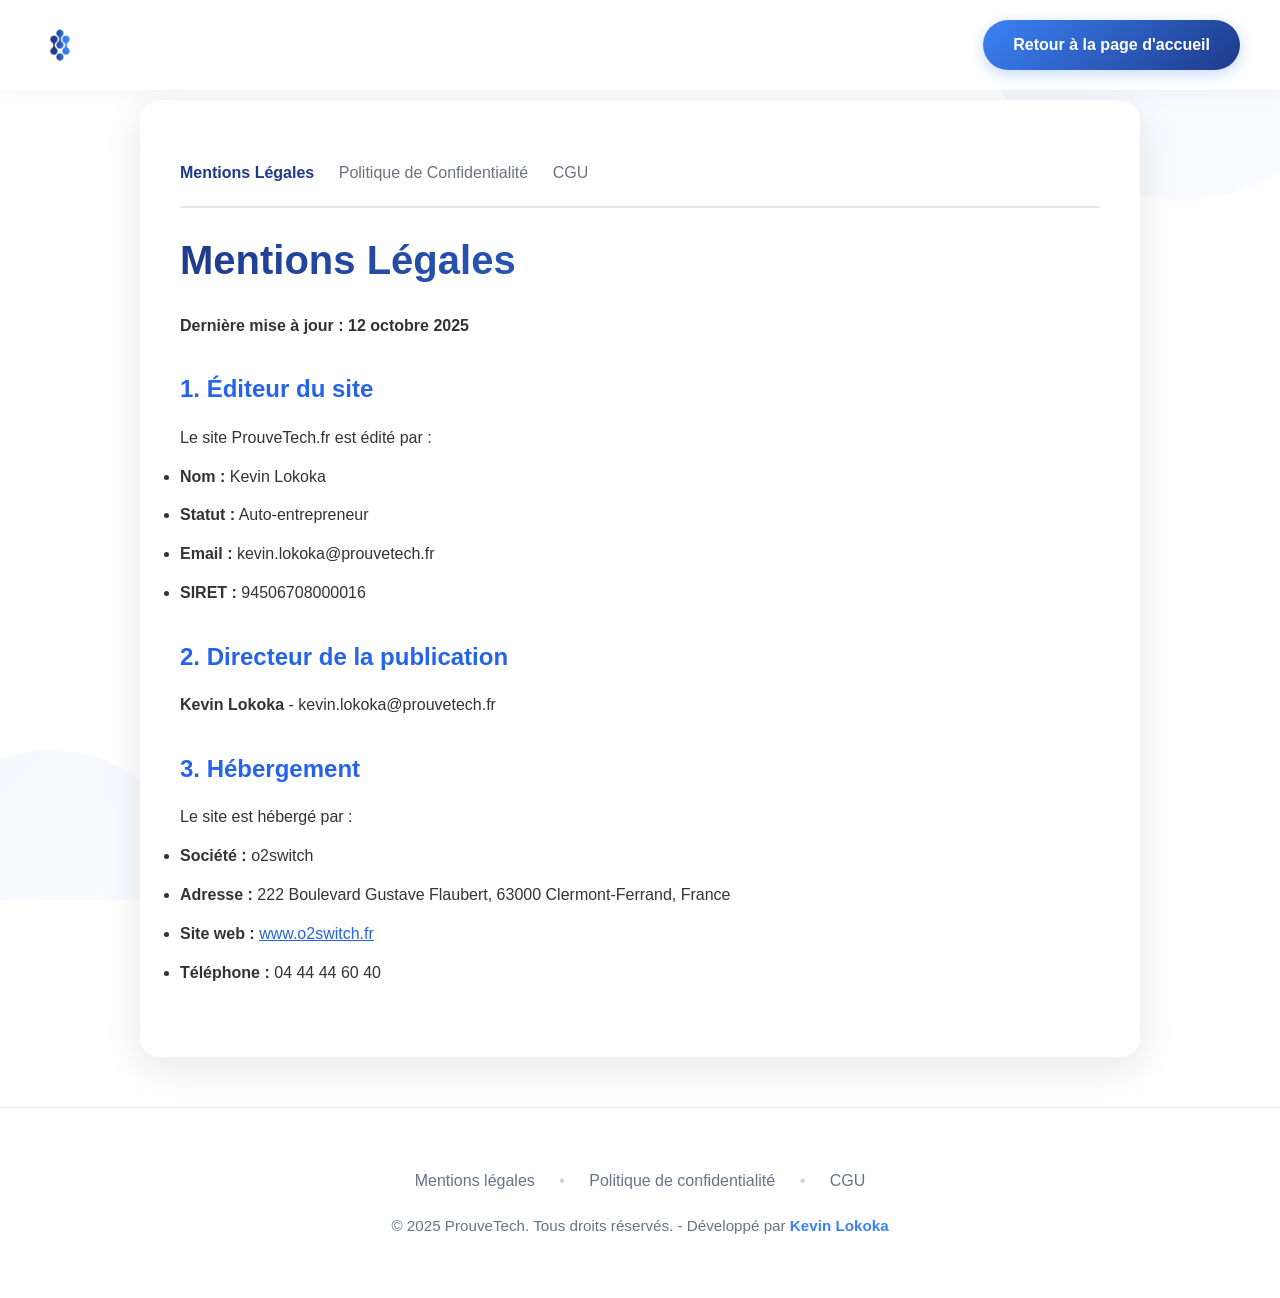
<file: legal/mentions-legales.html>
<!DOCTYPE html>
<html lang="fr">
<head>
    <meta charset="UTF-8">
    <meta name="viewport" content="width=device-width, initial-scale=1.0">
    <title>Mentions Légales - Prouve Tech</title>
    <meta name="description" content="Mentions légales et informations légales de la plateforme Prouve Tech. Retrouvez les coordonnées de l'éditeur et de l'hébergeur.">
    <meta name="robots" content="index, follow">
    
    <!-- Open Graph -->
    <meta property="og:type" content="website">
    <meta property="og:url" content="https://prouvetech.fr/legal/mentions-legales.html">
    <meta property="og:title" content="Mentions Légales - Prouve Tech">
    <meta property="og:description" content="Mentions légales et informations légales de la plateforme Prouve Tech.">
    <meta property="og:image" content="https://prouvetech.fr/images/miniature_prouve_tech.png">
    <meta property="og:locale" content="fr_FR">
    
    <!-- Twitter -->
    <meta property="twitter:card" content="summary_large_image">
    <meta property="twitter:url" content="https://prouvetech.fr/legal/mentions-legales.html">
    <meta property="twitter:title" content="Mentions Légales - Prouve Tech">
    <meta property="twitter:description" content="Mentions légales et informations légales de la plateforme Prouve Tech.">
    
    <link rel="icon" type="image/png" href="../images/logo.png">
    <link rel="stylesheet" href="/css/style.min.css">
    <link rel="stylesheet" href="/css/confidentialite.css">

    <!-- Google tag (gtag.js) -->
    <script async src="https://www.googletagmanager.com/gtag/js?id=G-LS7M8HMM13"></script>
    <script>
    window.dataLayer = window.dataLayer || [];
    function gtag(){dataLayer.push(arguments);}
    gtag('js', new Date());

    gtag('config', 'G-LS7M8HMM13');
    </script>
</head>
<body>
    <!-- Navigation -->
    <nav>
        <div class="nav-container">
            <div class="logo">
                <img src="../images/logo.png" alt="ProuveTech" class="logo-img" width="200" height="40">
            </div>
            <a href="../index.html" class="cta-nav">Retour à la page d'accueil</a>
        </div>
    </nav>

    <div class="dynamic-bg">
        <div class="floating-shape shape1"></div>
        <div class="floating-shape shape2"></div>
    </div>

    <div class="legal-container">
        <div class="legal-nav">
            <a href="mentions-legales.html" class="active">Mentions Légales</a>
            <a href="politique-confidentialite.html">Politique de Confidentialité</a>
            <a href="cgu.html">CGU</a>
        </div>

        <h1>Mentions Légales</h1>
        
        <p><strong>Dernière mise à jour : 12 octobre 2025</strong></p>

        <h2>1. Éditeur du site</h2>
        <p>Le site ProuveTech.fr est édité par :</p>
        <ul>
            <li><strong>Nom :</strong> Kevin Lokoka</li>
            <li><strong>Statut :</strong> Auto-entrepreneur</li>
            <li><strong>Email :</strong> kevin.lokoka@prouvetech.fr</li>
            <li><strong>SIRET :</strong> 94506708000016</li>
        </ul>

        <h2>2. Directeur de la publication</h2>
        <p><strong>Kevin Lokoka</strong> - kevin.lokoka@prouvetech.fr</p>

        <h2>3. Hébergement</h2>
        <p>Le site est hébergé par :</p>
        <ul>
            <li><strong>Société :</strong> o2switch</li>
            <li><strong>Adresse :</strong> 222 Boulevard Gustave Flaubert, 63000 Clermont-Ferrand, France</li>
            <li><strong>Site web :</strong> <a href="https://www.o2switch.fr" target="_blank" rel="noopener">www.o2switch.fr</a></li>
            <li><strong>Téléphone :</strong> 04 44 44 60 40</li>
        </ul>

        <!-- <a href="/" class="back-home">← Retour à l'accueil</a> -->
    </div>

    <!-- Footer -->
    <footer>
        <div class="footer-content">
            <div class="footer-links">
                <a href="mentions-legales.html">Mentions légales</a>
                <span class="separator">•</span>
                <a href="politique-confidentialite.html">Politique de confidentialité</a>
                <span class="separator">•</span>
                <a href="cgu.html">CGU</a>
            </div>
            <p class="footer-copyright">
                © 2025 ProuveTech. Tous droits réservés. - Développé par
                <a href="https://www.linkedin.com/in/kevin-lokoka/" target="_blank" rel="noopener">Kevin Lokoka</a>
            </p>
        </div>
    </footer>
</body>
</html>
</file>
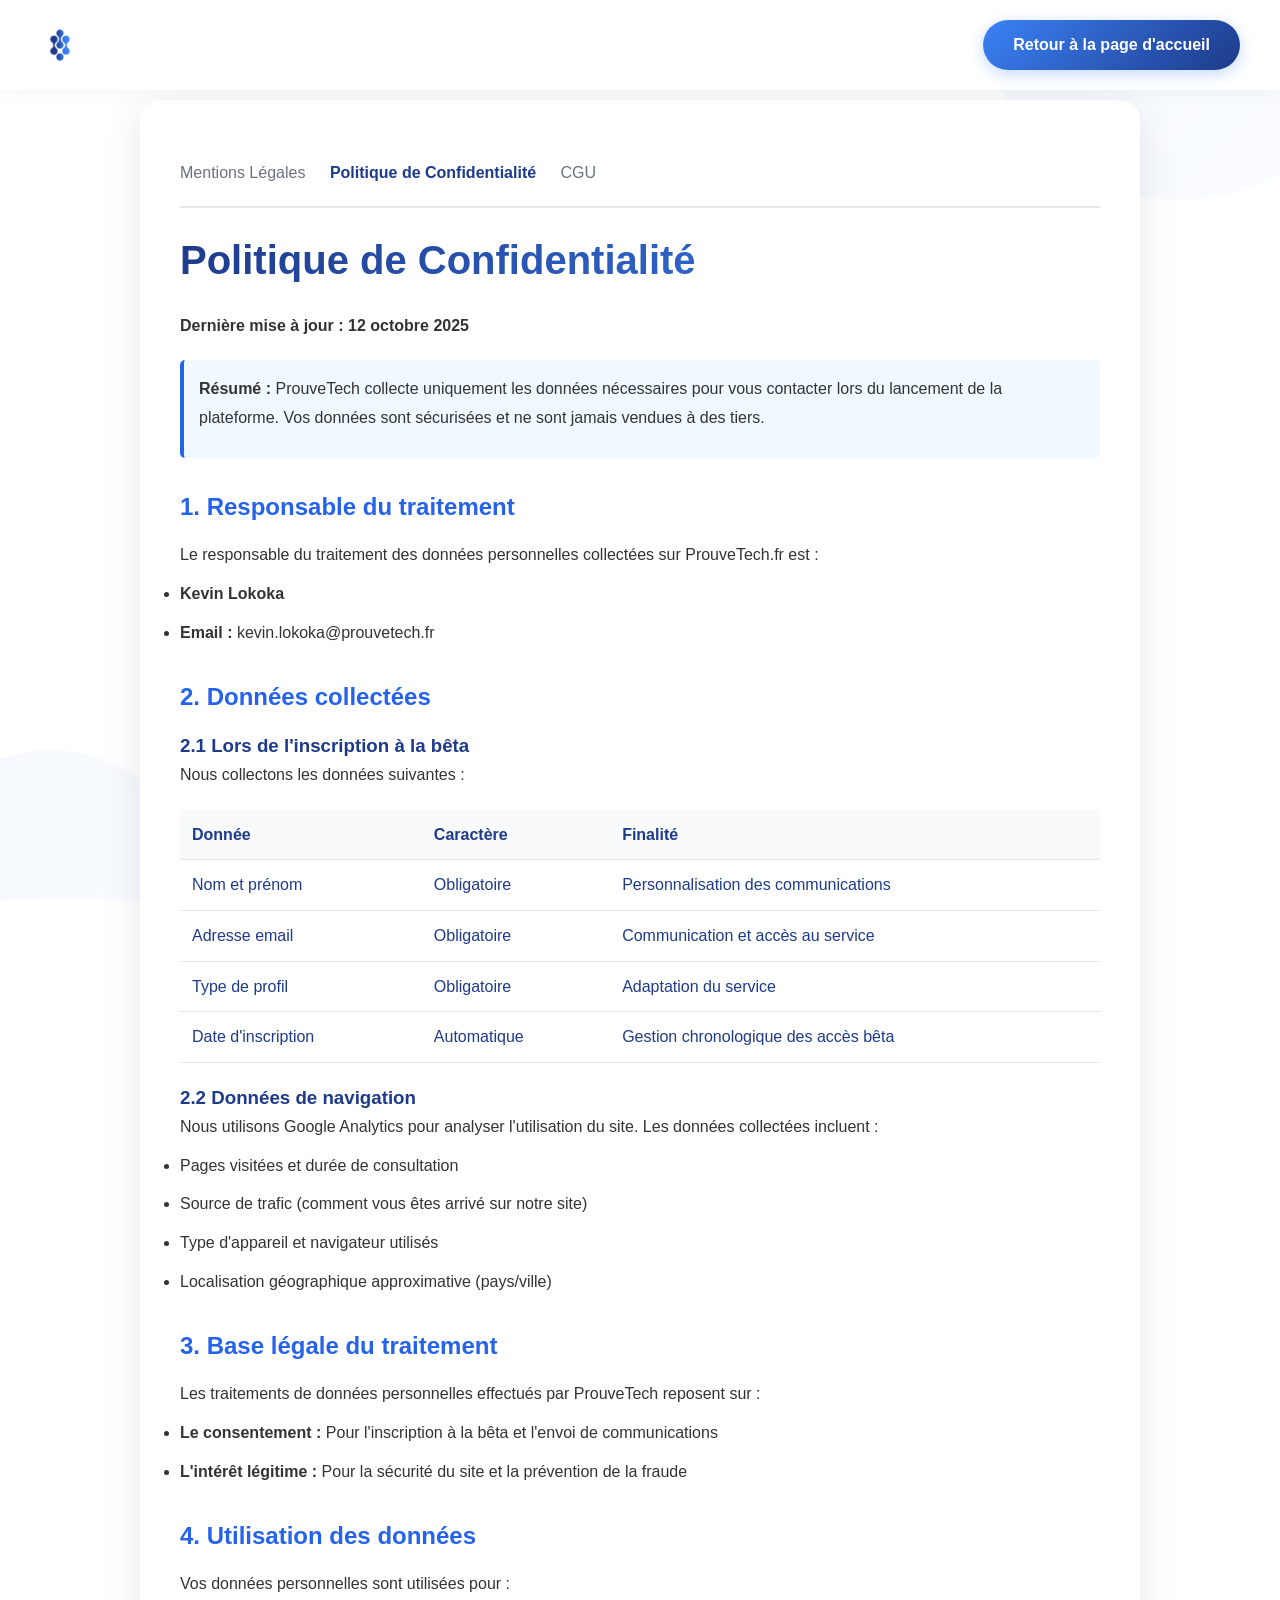
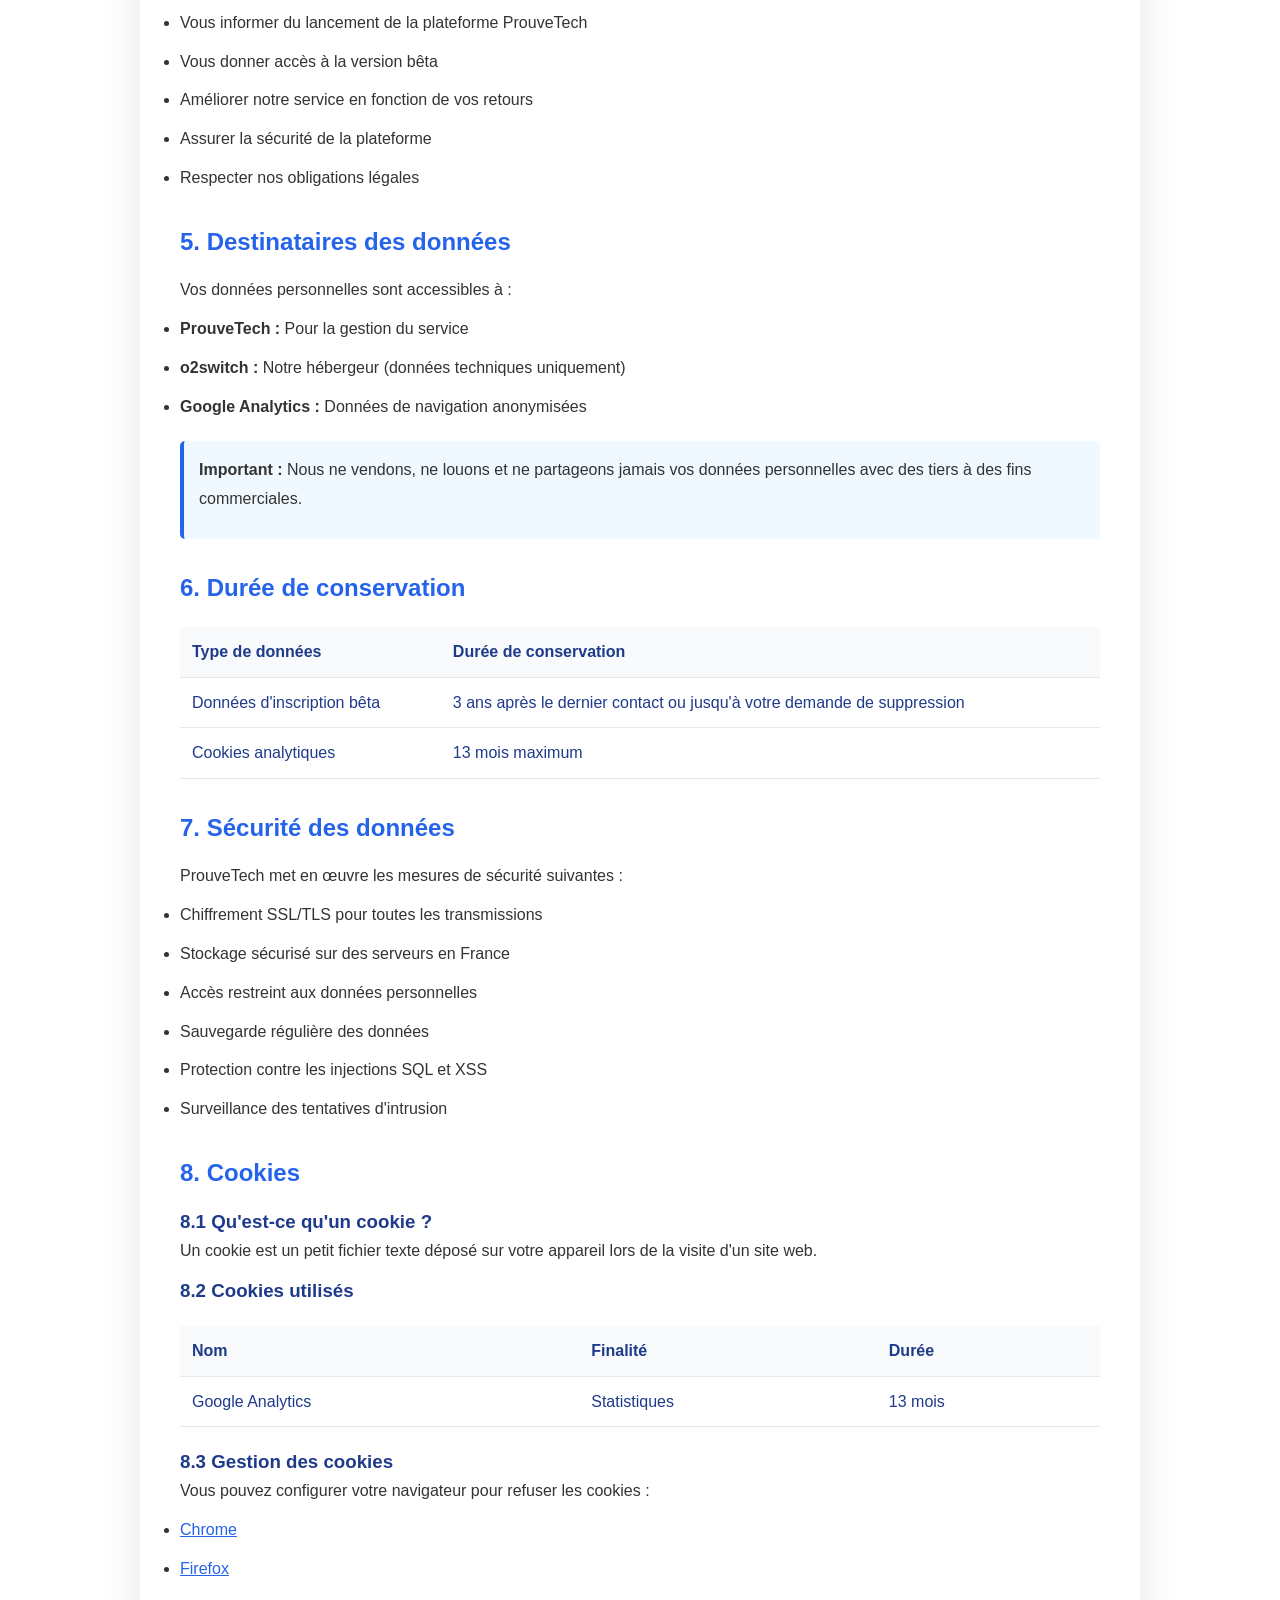
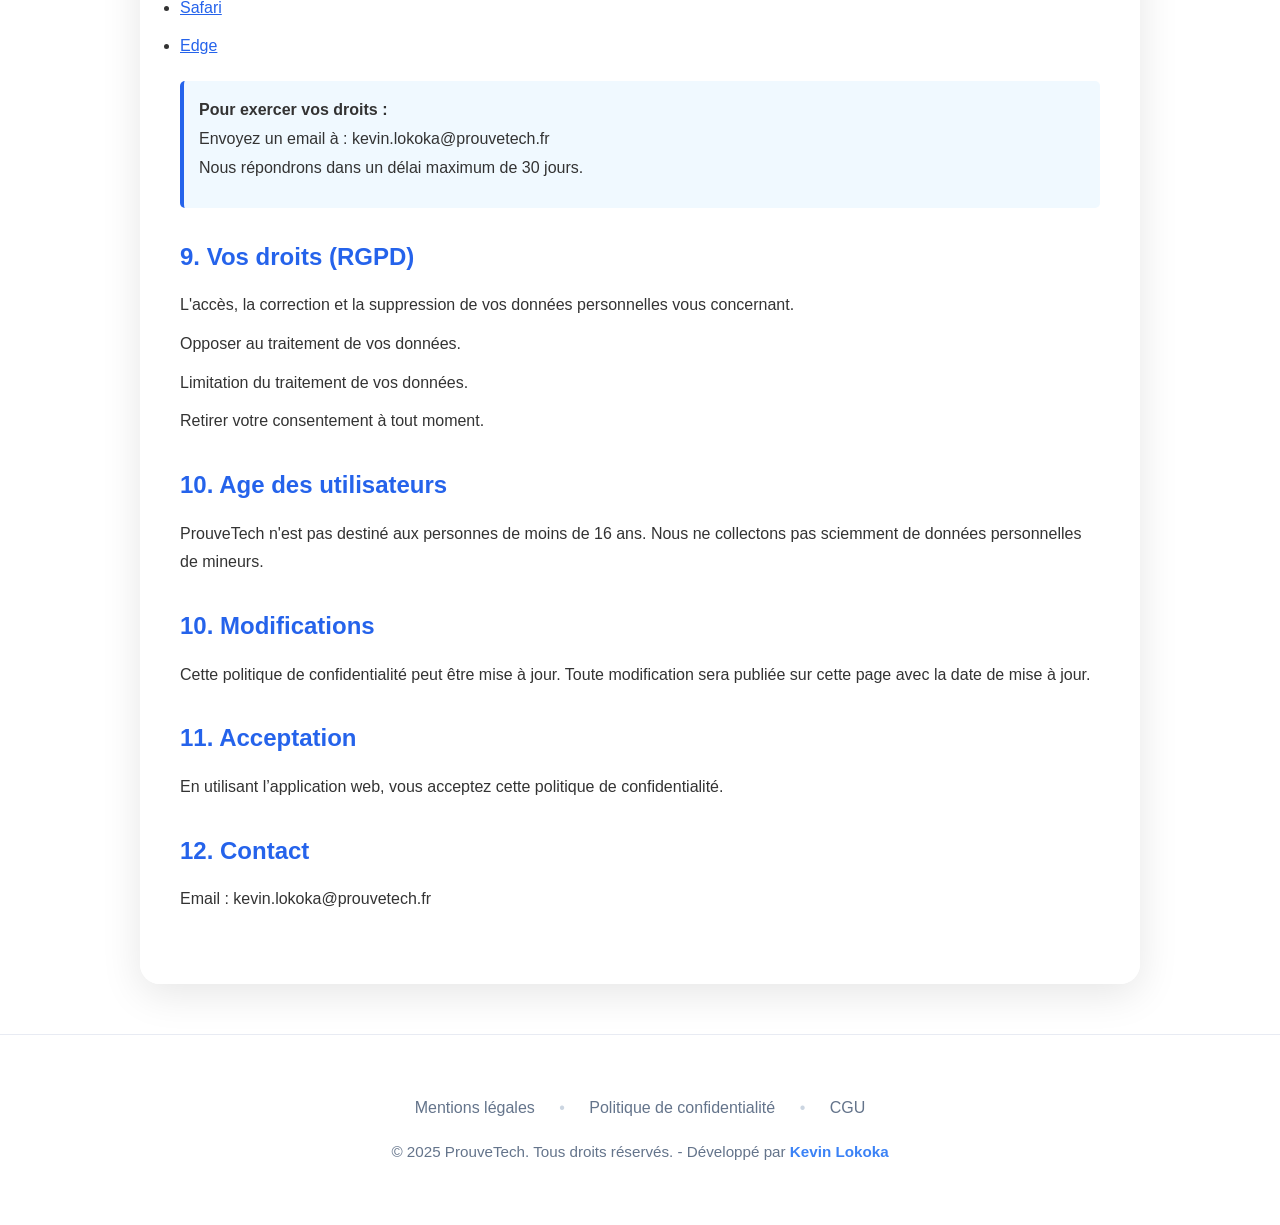
<file: legal/politique-confidentialite.html>
<!DOCTYPE html>
<html lang="fr">
<head>
    <meta charset="UTF-8">
    <meta name="viewport" content="width=device-width, initial-scale=1.0">
    <title>Politique de Confidentialité - Prouve Tech</title>
    <meta name="description" content="Découvrez comment Prouve Tech protège vos données personnelles. Politique de confidentialité complète et transparente.">
    <meta name="robots" content="index, follow">
    
    <!-- Open Graph -->
    <meta property="og:type" content="website">
    <meta property="og:url" content="https://prouvetech.fr/legal/politique-confidentialite.html">
    <meta property="og:title" content="Politique de Confidentialité - Prouve Tech">
    <meta property="og:description" content="Découvrez comment Prouve Tech protège vos données personnelles.">
    <meta property="og:image" content="https://prouvetech.fr/images/miniature_prouve_tech.png">
    <meta property="og:locale" content="fr_FR">
    
    <!-- Twitter -->
    <meta property="twitter:card" content="summary_large_image">
    <meta property="twitter:url" content="https://prouvetech.fr/legal/politique-confidentialite.html">
    <meta property="twitter:title" content="Politique de Confidentialité - Prouve Tech">
    <meta property="twitter:description" content="Découvrez comment Prouve Tech protège vos données personnelles.">
    
    <link rel="icon" type="image/png" href="/images/logo.png">
    <link rel="stylesheet" href="/css/style.min.css">
    <link rel="stylesheet" href="/css/confidentialite.css">

    <!-- Google tag (gtag.js) -->
    <script async src="https://www.googletagmanager.com/gtag/js?id=G-LS7M8HMM13"></script>
    <script>
    window.dataLayer = window.dataLayer || [];
    function gtag(){dataLayer.push(arguments);}
    gtag('js', new Date());

    gtag('config', 'G-LS7M8HMM13');
    </script>
</head>
<body>

    <!-- Navigation -->
    <nav>
        <div class="nav-container">
            <div class="logo">
                <img src="../images/logo.png" alt="ProuveTech" class="logo-img" width="200" height="40">
            </div>
            <a href="../index.html" class="cta-nav">Retour à la page d'accueil</a>
        </div>
    </nav>

    <div class="dynamic-bg">
        <div class="floating-shape shape1"></div>
        <div class="floating-shape shape2"></div>
    </div>

    <div class="legal-container">
        <div class="legal-nav">
            <a href="mentions-legales.html">Mentions Légales</a>
            <a href="politique-confidentialite.html" class="active">Politique de Confidentialité</a>
            <a href="cgu.html">CGU</a>
        </div>

        <h1>Politique de Confidentialité</h1>
        
        <p><strong>Dernière mise à jour : 12 octobre 2025</strong></p>

        <div class="info-box">
            <p><strong>Résumé :</strong> ProuveTech collecte uniquement les données nécessaires pour vous contacter lors du lancement de la plateforme. Vos données sont sécurisées et ne sont jamais vendues à des tiers.</p>
        </div>

        <h2>1. Responsable du traitement</h2>
        <p>Le responsable du traitement des données personnelles collectées sur ProuveTech.fr est :</p>
        <ul>
            <li><strong>Kevin Lokoka</strong></li>
            <li><strong>Email :</strong> kevin.lokoka@prouvetech.fr</li>
        </ul>

        <h2>2. Données collectées</h2>
        
        <h3>2.1 Lors de l'inscription à la bêta</h3>
        <p>Nous collectons les données suivantes :</p>
        <table>
            <tr>
                <th>Donnée</th>
                <th>Caractère</th>
                <th>Finalité</th>
            </tr>
            <tr>
                <td>Nom et prénom</td>
                <td>Obligatoire</td>
                <td>Personnalisation des communications</td>
            </tr>
            <tr>
                <td>Adresse email</td>
                <td>Obligatoire</td>
                <td>Communication et accès au service</td>
            </tr>
            <tr>
                <td>Type de profil</td>
                <td>Obligatoire</td>
                <td>Adaptation du service</td>
            </tr>
            <tr>
                <td>Date d'inscription</td>
                <td>Automatique</td>
                <td>Gestion chronologique des accès bêta</td>
            </tr>
        </table>

        <h3>2.2 Données de navigation</h3>
        <p>Nous utilisons Google Analytics pour analyser l'utilisation du site. Les données collectées incluent :</p>
        <ul>
            <li>Pages visitées et durée de consultation</li>
            <li>Source de trafic (comment vous êtes arrivé sur notre site)</li>
            <li>Type d'appareil et navigateur utilisés</li>
            <li>Localisation géographique approximative (pays/ville)</li>
        </ul>

        <h2>3. Base légale du traitement</h2>
        <p>Les traitements de données personnelles effectués par ProuveTech reposent sur :</p>
        <ul>
            <li><strong>Le consentement :</strong> Pour l'inscription à la bêta et l'envoi de communications</li>
            <li><strong>L'intérêt légitime :</strong> Pour la sécurité du site et la prévention de la fraude</li>
        </ul>

        <h2>4. Utilisation des données</h2>
        <p>Vos données personnelles sont utilisées pour :</p>
        <ul>
            <li>Vous informer du lancement de la plateforme ProuveTech</li>
            <li>Vous donner accès à la version bêta</li>
            <li>Améliorer notre service en fonction de vos retours</li>
            <li>Assurer la sécurité de la plateforme</li>
            <li>Respecter nos obligations légales</li>
        </ul>

        <h2>5. Destinataires des données</h2>
        <p>Vos données personnelles sont accessibles à :</p>
        <ul>
            <li><strong>ProuveTech :</strong> Pour la gestion du service</li>
            <li><strong>o2switch :</strong> Notre hébergeur (données techniques uniquement)</li>
            <li><strong>Google Analytics :</strong> Données de navigation anonymisées</li>
        </ul>
        
        <div class="info-box">
            <p><strong>Important :</strong> Nous ne vendons, ne louons et ne partageons jamais vos données personnelles avec des tiers à des fins commerciales.</p>
        </div>

        <h2>6. Durée de conservation</h2>
        <table>
            <tr>
                <th>Type de données</th>
                <th>Durée de conservation</th>
            </tr>
            <tr>
                <td>Données d'inscription bêta</td>
                <td>3 ans après le dernier contact ou jusqu'à votre demande de suppression</td>
            </tr>
            <tr>
                <td>Cookies analytiques</td>
                <td>13 mois maximum</td>
            </tr>
        </table>

        <h2>7. Sécurité des données</h2>
        <p>ProuveTech met en œuvre les mesures de sécurité suivantes :</p>
        <ul>
            <li>Chiffrement SSL/TLS pour toutes les transmissions</li>
            <li>Stockage sécurisé sur des serveurs en France</li>
            <li>Accès restreint aux données personnelles</li>
            <li>Sauvegarde régulière des données</li>
            <li>Protection contre les injections SQL et XSS</li>
            <li>Surveillance des tentatives d'intrusion</li>
        </ul>

        <h2>8. Cookies</h2>
        
        <h3>8.1 Qu'est-ce qu'un cookie ?</h3>
        <p>Un cookie est un petit fichier texte déposé sur votre appareil lors de la visite d'un site web.</p>

        <h3>8.2 Cookies utilisés</h3>
        <table>
            <tr>
                <th>Nom</th>
                <th>Finalité</th>
                <th>Durée</th>
            </tr>
            <tr>
                <td>Google Analytics</td>
                <td>Statistiques</td>
                <td>13 mois</td>
            </tr>
        </table>

        <h3>8.3 Gestion des cookies</h3>
        <p>Vous pouvez configurer votre navigateur pour refuser les cookies :</p>
        <ul>
            <li><a href="https://support.google.com/chrome/answer/95647" target="_blank" rel="noopener">Chrome</a></li>
            <li><a href="https://support.mozilla.org/fr/kb/activer-desactiver-cookies" target="_blank" rel="noopener">Firefox</a></li>
            <li><a href="https://support.apple.com/fr-fr/guide/safari/sfri11471/mac" target="_blank" rel="noopener">Safari</a></li>
            <li><a href="https://support.microsoft.com/fr-fr/help/17442" target="_blank" rel="noopener">Edge</a></li>
        </ul>


        <div class="info-box">
            <p><strong>Pour exercer vos droits :</strong><br>
            Envoyez un email à : kevin.lokoka@prouvetech.fr<br>
            Nous répondrons dans un délai maximum de 30 jours.</p>
        </div>
        <h2>9. Vos droits (RGPD)</h2>
        <p>L'accès, la correction et la suppression de vos données personnelles vous concernant.</p>
        <p>Opposer au traitement de vos données.</p>
        <p>Limitation du traitement de vos données.</p>
        <p>Retirer votre consentement à tout moment.</p>


        <h2>10. Age des utilisateurs</h2>
        <p>ProuveTech n'est pas destiné aux personnes de moins de 16 ans. Nous ne collectons pas sciemment de données personnelles de mineurs.</p>

        <h2>10. Modifications</h2>
        <p>Cette politique de confidentialité peut être mise à jour. Toute modification sera publiée sur cette page avec la date de mise à jour.</p>

        
        <h2>11. Acceptation</h2>
        <p>En utilisant l’application web, vous acceptez cette politique de confidentialité.</p>

        <h2>12. Contact</h2>
                <p>Email : kevin.lokoka@prouvetech.fr</p>
        </div>

    <!-- Footer -->
        <footer>
        <div class="footer-content">
            <div class="footer-links">
                <a href="mentions-legales.html">Mentions légales</a>
                <span class="separator">•</span>
                <a href="politique-confidentialite.html">Politique de confidentialité</a>
                <span class="separator">•</span>
                <a href="cgu.html">CGU</a>
            </div>
            <p class="footer-copyright">
                © 2025 ProuveTech. Tous droits réservés. - Développé par
                <a href="https://www.linkedin.com/in/kevin-lokoka/" target="_blank" rel="noopener">Kevin Lokoka</a>
            </p>
        </div>
    </footer>

</body>
</html>
</file>
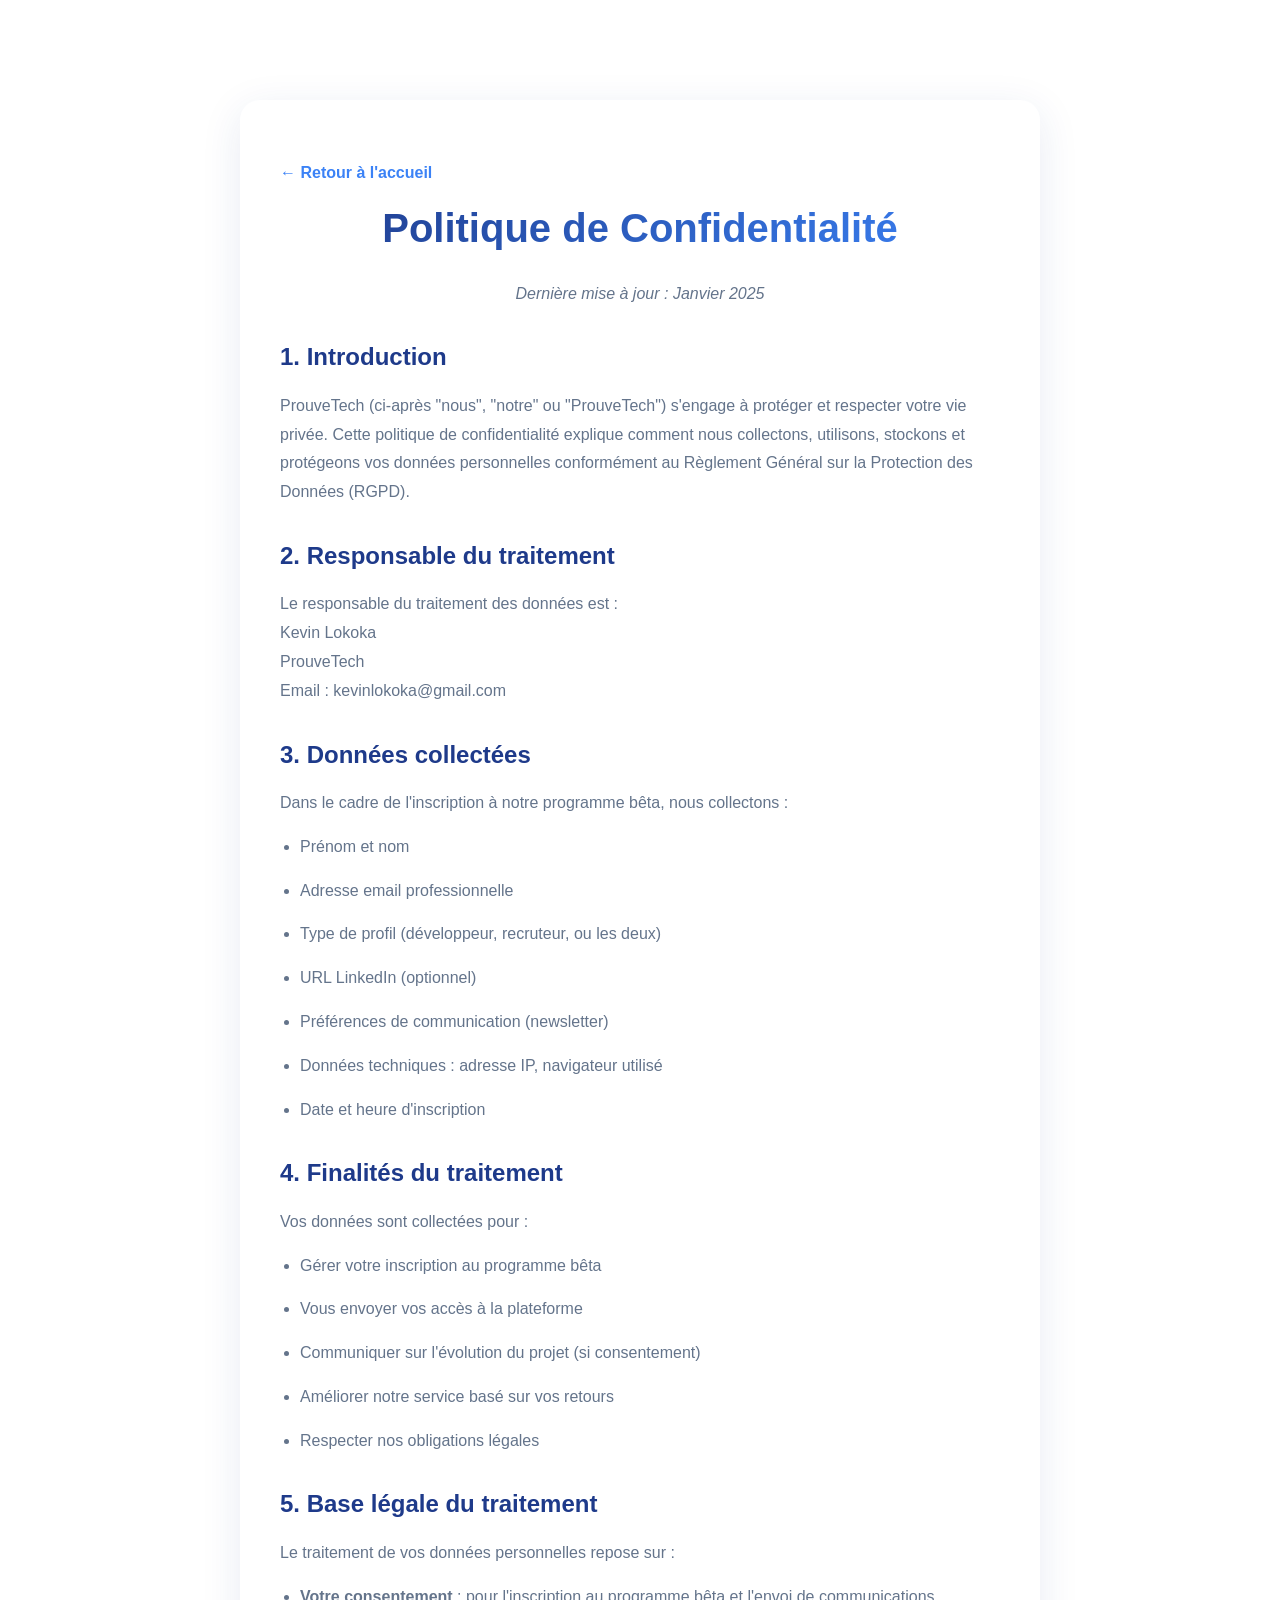
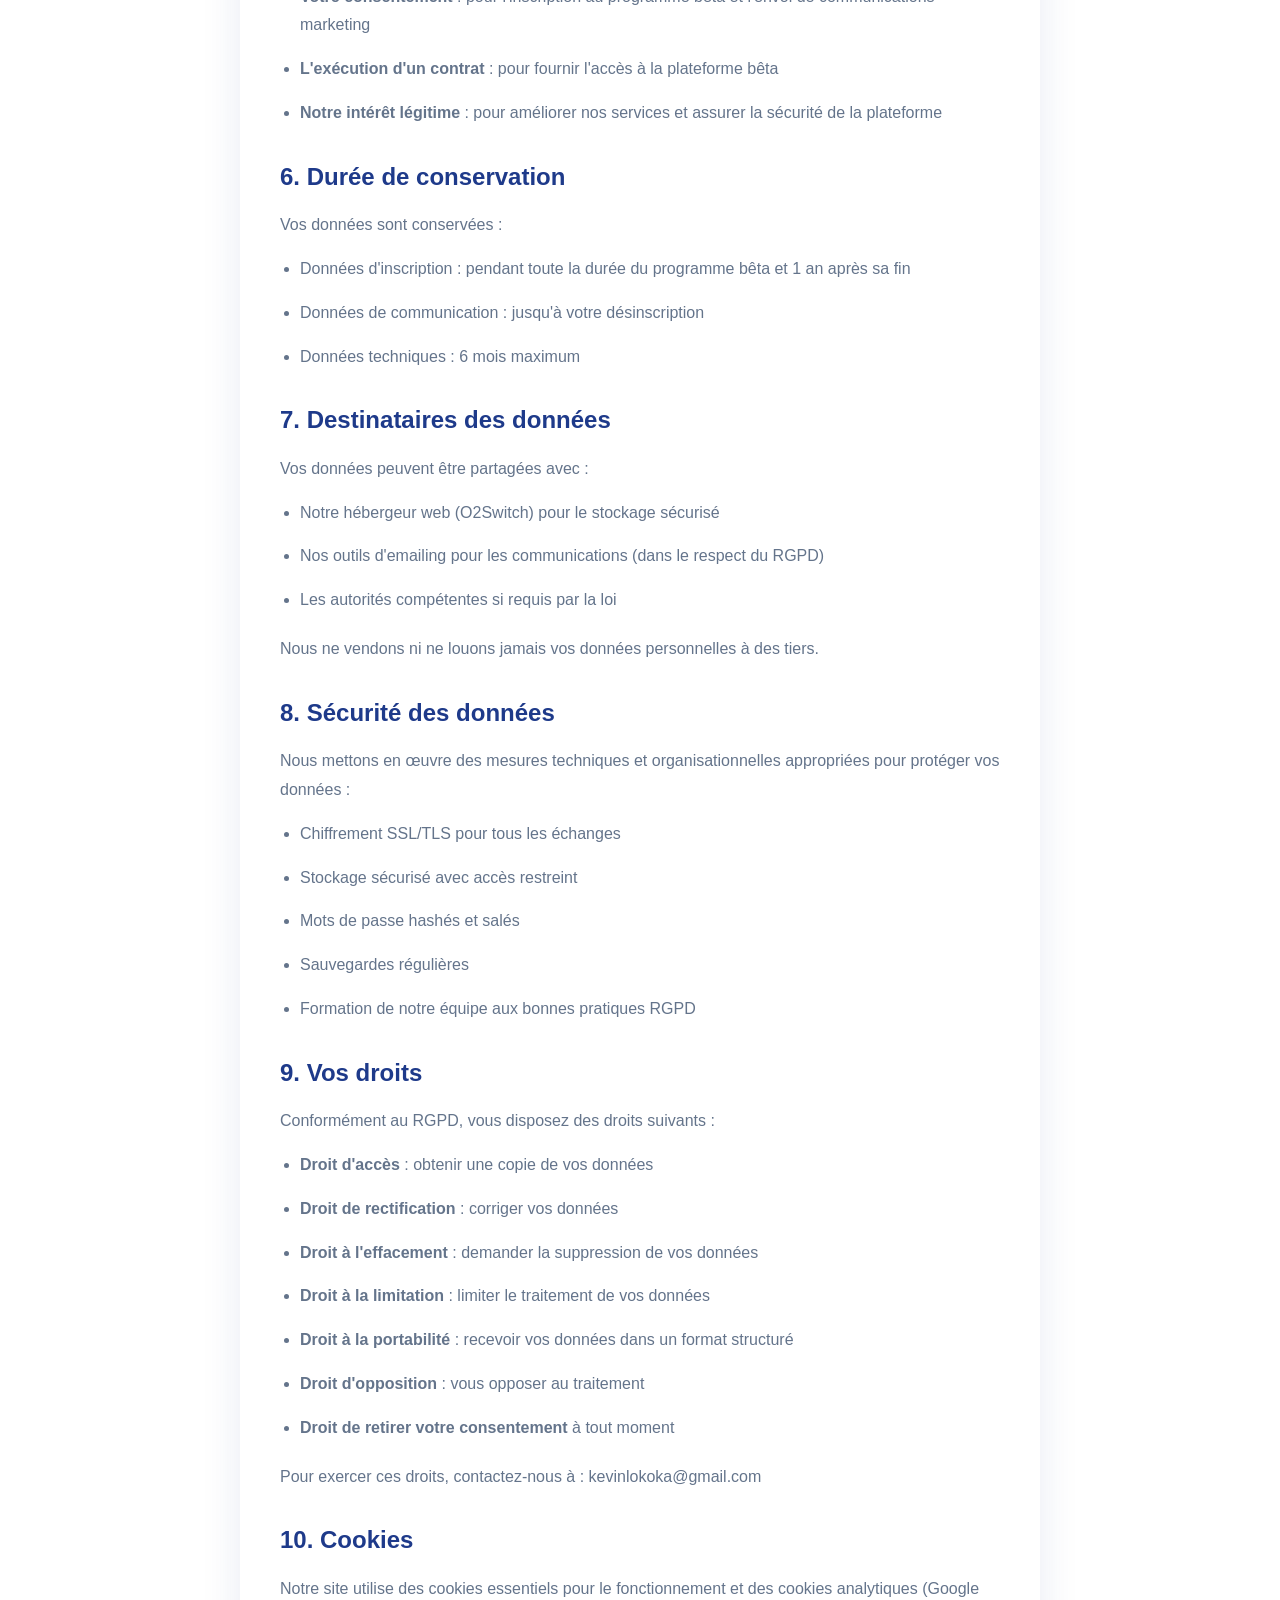
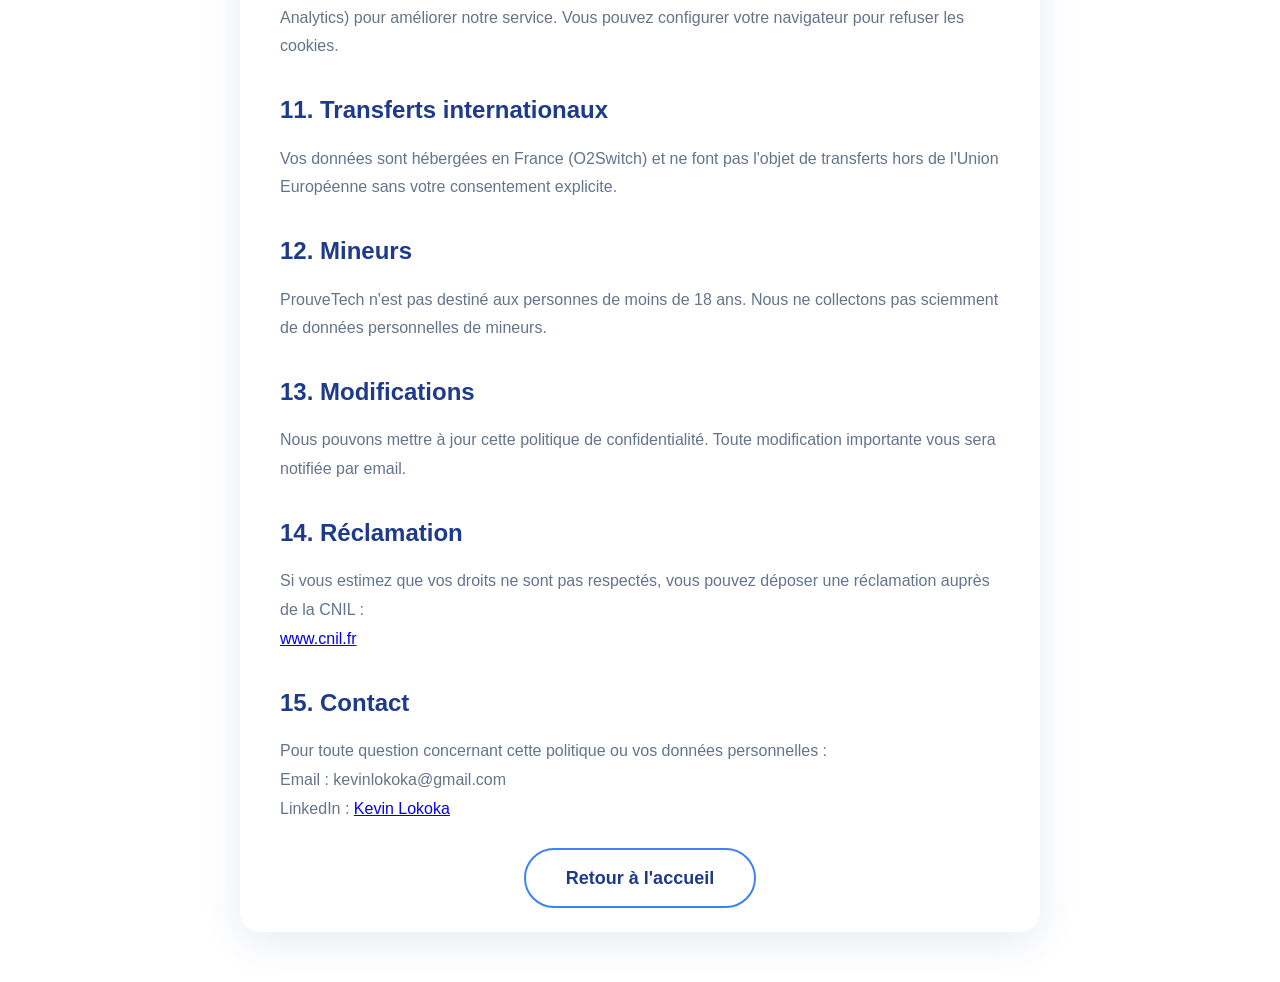
<file: legal/politique-confidentialite.html.html>
<!DOCTYPE html>
<html lang="fr">
<head>
    <meta charset="UTF-8">
    <meta name="viewport" content="width=device-width, initial-scale=1.0">
    <title>Politique de Confidentialité - ProuveTech</title>
    <link rel="stylesheet" href="../css/style.min.css">
    <style>
        .legal-content {
            max-width: 800px;
            margin: 100px auto 50px;
            padding: 40px;
            background: white;
            border-radius: 20px;
            box-shadow: 0 10px 40px rgba(30, 58, 138, 0.1);
        }
        .legal-content h1 {
            font-size: 2.5rem;
            color: #1e3a8a;
            margin-bottom: 30px;
            text-align: center;
            background: linear-gradient(135deg, #1e3a8a, #3b82f6);
            -webkit-background-clip: text;
            -webkit-text-fill-color: transparent;
        }
        .legal-content h2 {
            color: #1e3a8a;
            margin-top: 30px;
            margin-bottom: 15px;
            font-size: 1.5rem;
        }
        .legal-content p, .legal-content li {
            color: #64748b;
            line-height: 1.8;
            margin-bottom: 15px;
        }
        .legal-content ul {
            margin-left: 20px;
            margin-bottom: 20px;
        }
        .back-home {
            display: inline-block;
            margin: 20px 0;
            color: #3b82f6;
            text-decoration: none;
            font-weight: 600;
        }
        .back-home:hover {
            text-decoration: underline;
        }
        .last-update {
            text-align: center;
            color: #94a3b8;
            font-style: italic;
            margin-bottom: 30px;
        }
    </style>
</head>
<body>
    <div class="legal-content">
        <a href="/" class="back-home">← Retour à l'accueil</a>
        
        <h1>Politique de Confidentialité</h1>
        <p class="last-update">Dernière mise à jour : Janvier 2025</p>

        <h2>1. Introduction</h2>
        <p>
            ProuveTech (ci-après "nous", "notre" ou "ProuveTech") s'engage à protéger et respecter votre vie privée. Cette politique de confidentialité explique comment nous collectons, utilisons, stockons et protégeons vos données personnelles conformément au Règlement Général sur la Protection des Données (RGPD).
        </p>

        <h2>2. Responsable du traitement</h2>
        <p>
            Le responsable du traitement des données est :<br>
            Kevin Lokoka<br>
            ProuveTech<br>
            Email : kevinlokoka@gmail.com
        </p>

        <h2>3. Données collectées</h2>
        <p>Dans le cadre de l'inscription à notre programme bêta, nous collectons :</p>
        <ul>
            <li>Prénom et nom</li>
            <li>Adresse email professionnelle</li>
            <li>Type de profil (développeur, recruteur, ou les deux)</li>
            <li>URL LinkedIn (optionnel)</li>
            <li>Préférences de communication (newsletter)</li>
            <li>Données techniques : adresse IP, navigateur utilisé</li>
            <li>Date et heure d'inscription</li>
        </ul>

        <h2>4. Finalités du traitement</h2>
        <p>Vos données sont collectées pour :</p>
        <ul>
            <li>Gérer votre inscription au programme bêta</li>
            <li>Vous envoyer vos accès à la plateforme</li>
            <li>Communiquer sur l'évolution du projet (si consentement)</li>
            <li>Améliorer notre service basé sur vos retours</li>
            <li>Respecter nos obligations légales</li>
        </ul>

        <h2>5. Base légale du traitement</h2>
        <p>
            Le traitement de vos données personnelles repose sur :
        </p>
        <ul>
            <li><strong>Votre consentement</strong> : pour l'inscription au programme bêta et l'envoi de communications marketing</li>
            <li><strong>L'exécution d'un contrat</strong> : pour fournir l'accès à la plateforme bêta</li>
            <li><strong>Notre intérêt légitime</strong> : pour améliorer nos services et assurer la sécurité de la plateforme</li>
        </ul>

        <h2>6. Durée de conservation</h2>
        <p>
            Vos données sont conservées :
        </p>
        <ul>
            <li>Données d'inscription : pendant toute la durée du programme bêta et 1 an après sa fin</li>
            <li>Données de communication : jusqu'à votre désinscription</li>
            <li>Données techniques : 6 mois maximum</li>
        </ul>

        <h2>7. Destinataires des données</h2>
        <p>Vos données peuvent être partagées avec :</p>
        <ul>
            <li>Notre hébergeur web (O2Switch) pour le stockage sécurisé</li>
            <li>Nos outils d'emailing pour les communications (dans le respect du RGPD)</li>
            <li>Les autorités compétentes si requis par la loi</li>
        </ul>
        <p>Nous ne vendons ni ne louons jamais vos données personnelles à des tiers.</p>

        <h2>8. Sécurité des données</h2>
        <p>
            Nous mettons en œuvre des mesures techniques et organisationnelles appropriées pour protéger vos données :
        </p>
        <ul>
            <li>Chiffrement SSL/TLS pour tous les échanges</li>
            <li>Stockage sécurisé avec accès restreint</li>
            <li>Mots de passe hashés et salés</li>
            <li>Sauvegardes régulières</li>
            <li>Formation de notre équipe aux bonnes pratiques RGPD</li>
        </ul>

        <h2>9. Vos droits</h2>
        <p>Conformément au RGPD, vous disposez des droits suivants :</p>
        <ul>
            <li><strong>Droit d'accès</strong> : obtenir une copie de vos données</li>
            <li><strong>Droit de rectification</strong> : corriger vos données</li>
            <li><strong>Droit à l'effacement</strong> : demander la suppression de vos données</li>
            <li><strong>Droit à la limitation</strong> : limiter le traitement de vos données</li>
            <li><strong>Droit à la portabilité</strong> : recevoir vos données dans un format structuré</li>
            <li><strong>Droit d'opposition</strong> : vous opposer au traitement</li>
            <li><strong>Droit de retirer votre consentement</strong> à tout moment</li>
        </ul>
        <p>
            Pour exercer ces droits, contactez-nous à : kevinlokoka@gmail.com
        </p>

        <h2>10. Cookies</h2>
        <p>
            Notre site utilise des cookies essentiels pour le fonctionnement et des cookies analytiques (Google Analytics) pour améliorer notre service. Vous pouvez configurer votre navigateur pour refuser les cookies.
        </p>

        <h2>11. Transferts internationaux</h2>
        <p>
            Vos données sont hébergées en France (O2Switch) et ne font pas l'objet de transferts hors de l'Union Européenne sans votre consentement explicite.
        </p>

        <h2>12. Mineurs</h2>
        <p>
            ProuveTech n'est pas destiné aux personnes de moins de 18 ans. Nous ne collectons pas sciemment de données personnelles de mineurs.
        </p>

        <h2>13. Modifications</h2>
        <p>
            Nous pouvons mettre à jour cette politique de confidentialité. Toute modification importante vous sera notifiée par email.
        </p>

        <h2>14. Réclamation</h2>
        <p>
            Si vous estimez que vos droits ne sont pas respectés, vous pouvez déposer une réclamation auprès de la CNIL :<br>
            <a href="https://www.cnil.fr" target="_blank" rel="noopener">www.cnil.fr</a>
        </p>

        <h2>15. Contact</h2>
        <p>
            Pour toute question concernant cette politique ou vos données personnelles :<br>
            Email : kevinlokoka@gmail.com<br>
            LinkedIn : <a href="https://www.linkedin.com/in/kevin-lokoka/" target="_blank" rel="noopener">Kevin Lokoka</a>
        </p>

        <div style="text-align: center; margin-top: 40px;">
            <a href="/" class="cta-secondary">Retour à l'accueil</a>
        </div>
    </div>
</body>
</html>
</file>
<file: prouvetech-landing.css>
* {
            margin: 0;
            padding: 0;
            box-sizing: border-box;
        }

        body {
            font-family: -apple-system, BlinkMacSystemFont, 'Segoe UI', Roboto, Oxygen, Ubuntu, sans-serif;
            background: #ffffff;
            color: #1e3a8a;
            overflow-x: hidden;
            position: relative;
        }

        /* Fond animé dynamique */
        .dynamic-bg {
            position: fixed;
            top: 0;
            left: 0;
            width: 100%;
            height: 100%;
            z-index: -1;
            overflow: hidden;
        }

        .floating-shape {
            position: absolute;
            border-radius: 50%;
            background: linear-gradient(135deg, rgba(59, 130, 246, 0.05), rgba(147, 197, 253, 0.05));
            animation: float 20s infinite ease-in-out;
        }

        .shape1 {
            width: 400px;
            height: 400px;
            top: -200px;
            right: -100px;
            animation-duration: 25s;
        }

        .shape2 {
            width: 300px;
            height: 300px;
            bottom: -150px;
            left: -100px;
            animation-duration: 30s;
            animation-delay: 5s;
        }

        .shape3 {
            width: 250px;
            height: 250px;
            top: 50%;
            left: 50%;
            animation-duration: 35s;
            animation-delay: 10s;
        }

        @keyframes float {
            0%, 100% { transform: translate(0, 0) rotate(0deg) scale(1); }
            25% { transform: translate(100px, -100px) rotate(90deg) scale(1.1); }
            50% { transform: translate(-100px, 100px) rotate(180deg) scale(0.9); }
            75% { transform: translate(50px, 50px) rotate(270deg) scale(1.05); }
        }

        /* Navigation */
        nav {
            position: fixed;
            top: 0;
            width: 100%;
            background: rgba(255, 255, 255, 0.95);
            backdrop-filter: blur(10px);
            padding: 20px 40px;
            z-index: 1000;
            box-shadow: 0 2px 20px rgba(30, 58, 138, 0.05);
            animation: slideDown 0.5s ease-out;
        }

        @keyframes slideDown {
            from { transform: translateY(-100%); }
            to { transform: translateY(0); }
        }

        .nav-container {
            max-width: 1200px;
            margin: 0 auto;
            display: flex;
            justify-content: space-between;
            align-items: center;
        }

        .logo {
            font-size: 28px;
            font-weight: 800;
            background: linear-gradient(135deg, #1e3a8a, #3b82f6);
            -webkit-background-clip: text;
            -webkit-text-fill-color: transparent;
            animation: pulse 2s infinite;
        }

        @keyframes pulse {
            0%, 100% { transform: scale(1); }
            50% { transform: scale(1.05); }
        }

        .cta-nav {
            background: linear-gradient(135deg, #3b82f6, #1e3a8a);
            color: white;
            padding: 12px 30px;
            border-radius: 50px;
            text-decoration: none;
            font-weight: 600;
            transition: all 0.3s ease;
            box-shadow: 0 4px 15px rgba(59, 130, 246, 0.3);
        }

        .cta-nav:hover {
            transform: translateY(-2px);
            box-shadow: 0 6px 25px rgba(59, 130, 246, 0.4);
        }

        /* Hero Section */
        .hero {
            min-height: 100vh;
            display: flex;
            align-items: center;
            justify-content: center;
            padding: 120px 40px 80px;
            position: relative;
        }

        .hero-content {
            max-width: 1200px;
            text-align: center;
            animation: fadeInUp 1s ease-out;
        }

        @keyframes fadeInUp {
            from {
                opacity: 0;
                transform: translateY(30px);
            }
            to {
                opacity: 1;
                transform: translateY(0);
            }
        }

        .badge {
            display: inline-block;
            background: linear-gradient(135deg, rgba(59, 130, 246, 0.1), rgba(147, 197, 253, 0.1));
            color: #1e3a8a;
            padding: 8px 20px;
            border-radius: 50px;
            font-size: 14px;
            font-weight: 600;
            margin-bottom: 30px;
            animation: slideIn 0.5s ease-out;
            border: 1px solid rgba(59, 130, 246, 0.2);
        }

        @keyframes slideIn {
            from { transform: translateX(-50px); opacity: 0; }
            to { transform: translateX(0); opacity: 1; }
        }

        h1 {
            font-size: clamp(2.5rem, 5vw, 4rem);
            font-weight: 800;
            line-height: 1.1;
            margin-bottom: 30px;
            background: linear-gradient(135deg, #1e3a8a, #3b82f6);
            -webkit-background-clip: text;
            -webkit-text-fill-color: transparent;
            animation: fadeIn 1s ease-out 0.2s both;
        }

        @keyframes fadeIn {
            from { opacity: 0; }
            to { opacity: 1; }
        }

        .subtitle {
            font-size: 1.4rem;
            color: #64748b;
            margin-bottom: 50px;
            max-width: 700px;
            margin-left: auto;
            margin-right: auto;
            animation: fadeIn 1s ease-out 0.4s both;
        }

        .cta-container {
            display: flex;
            gap: 20px;
            justify-content: center;
            flex-wrap: wrap;
            animation: fadeIn 1s ease-out 0.6s both;
        }

        .cta-primary {
            background: linear-gradient(135deg, #3b82f6, #1e3a8a);
            color: white;
            padding: 18px 40px;
            border-radius: 50px;
            text-decoration: none;
            font-size: 18px;
            font-weight: 600;
            transition: all 0.3s ease;
            box-shadow: 0 10px 30px rgba(59, 130, 246, 0.3);
            position: relative;
            overflow: hidden;
        }

        .cta-primary::before {
            content: '';
            position: absolute;
            top: 0;
            left: -100%;
            width: 100%;
            height: 100%;
            background: linear-gradient(90deg, transparent, rgba(255,255,255,0.2), transparent);
            transition: left 0.5s;
        }

        .cta-primary:hover::before {
            left: 100%;
        }

        .cta-primary:hover {
            transform: translateY(-3px);
            box-shadow: 0 15px 40px rgba(59, 130, 246, 0.4);
        }

        .cta-secondary {
            background: white;
            color: #1e3a8a;
            padding: 18px 40px;
            border-radius: 50px;
            text-decoration: none;
            font-size: 18px;
            font-weight: 600;
            border: 2px solid #3b82f6;
            transition: all 0.3s ease;
        }

        .cta-secondary:hover {
            background: #f0f9ff;
            transform: translateY(-3px);
            box-shadow: 0 10px 30px rgba(59, 130, 246, 0.2);
        }

        /* Features Grid */
        .features {
            padding: 100px 40px;
            background: linear-gradient(180deg, transparent, rgba(59, 130, 246, 0.02));
        }

        .features-container {
            max-width: 1200px;
            margin: 0 auto;
        }

        .features-title {
            text-align: center;
            font-size: 2.5rem;
            margin-bottom: 60px;
            color: #1e3a8a;
        }

        .features-grid {
            display: grid;
            grid-template-columns: repeat(auto-fit, minmax(350px, 1fr));
            gap: 40px;
        }

        .feature-card {
            background: white;
            padding: 40px;
            border-radius: 20px;
            box-shadow: 0 10px 40px rgba(30, 58, 138, 0.08);
            transition: all 0.3s ease;
            position: relative;
            overflow: hidden;
        }

        .feature-card::before {
            content: '';
            position: absolute;
            top: 0;
            left: 0;
            width: 100%;
            height: 4px;
            background: linear-gradient(90deg, #3b82f6, #1e3a8a);
            transform: scaleX(0);
            transition: transform 0.3s ease;
        }

        .feature-card:hover::before {
            transform: scaleX(1);
        }

        .feature-card:hover {
            transform: translateY(-10px);
            box-shadow: 0 20px 60px rgba(30, 58, 138, 0.15);
        }

        .feature-icon {
            font-size: 3rem;
            margin-bottom: 20px;
            display: inline-block;
            animation: bounce 2s infinite;
        }

        @keyframes bounce {
            0%, 100% { transform: translateY(0); }
            50% { transform: translateY(-10px); }
        }

        .feature-title {
            font-size: 1.5rem;
            margin-bottom: 15px;
            color: #1e3a8a;
        }

        .feature-description {
            color: #64748b;
            line-height: 1.6;
        }

        /* Value Proposition */
        .value-prop {
            padding: 100px 40px;
            background: linear-gradient(135deg, rgba(59, 130, 246, 0.03), rgba(147, 197, 253, 0.03));
        }

        .value-prop-container {
            max-width: 900px;
            margin: 0 auto;
            text-align: center;
        }

        .value-prop-title {
            font-size: 2.5rem;
            margin-bottom: 30px;
            color: #1e3a8a;
        }

        .value-prop-text {
            font-size: 1.2rem;
            color: #64748b;
            line-height: 1.8;
            margin-bottom: 40px;
        }

        .stats-grid {
            display: grid;
            grid-template-columns: repeat(auto-fit, minmax(200px, 1fr));
            gap: 40px;
            margin-top: 60px;
        }

        .stat {
            text-align: center;
        }

        .stat-number {
            font-size: 3rem;
            font-weight: 800;
            background: linear-gradient(135deg, #3b82f6, #1e3a8a);
            -webkit-background-clip: text;
            -webkit-text-fill-color: transparent;
            display: block;
            animation: countUp 2s ease-out;
        }

        @keyframes countUp {
            from { opacity: 0; transform: scale(0.5); }
            to { opacity: 1; transform: scale(1); }
        }

        .stat-label {
            color: #64748b;
            margin-top: 10px;
        }

        /* CTA Section */
        .cta-section {
            padding: 100px 40px;
            background: linear-gradient(135deg, #1e3a8a, #3b82f6);
            text-align: center;
            position: relative;
            overflow: hidden;
        }

        .cta-section::before {
            content: '';
            position: absolute;
            top: -50%;
            left: -50%;
            width: 200%;
            height: 200%;
            background: radial-gradient(circle, rgba(255,255,255,0.1) 0%, transparent 70%);
            animation: rotate 30s linear infinite;
        }

        @keyframes rotate {
            from { transform: rotate(0deg); }
            to { transform: rotate(360deg); }
        }

        .cta-section-content {
            position: relative;
            z-index: 1;
        }

        .cta-section h2 {
            color: white;
            font-size: 2.5rem;
            margin-bottom: 20px;
        }

        .cta-section p {
            color: rgba(255,255,255,0.9);
            font-size: 1.2rem;
            margin-bottom: 40px;
        }

        .cta-final {
            background: white;
            color: #1e3a8a;
            padding: 18px 50px;
            border-radius: 50px;
            text-decoration: none;
            font-size: 20px;
            font-weight: 700;
            display: inline-block;
            transition: all 0.3s ease;
            box-shadow: 0 10px 30px rgba(0,0,0,0.2);
        }

        .cta-final:hover {
            transform: scale(1.05);
            box-shadow: 0 15px 40px rgba(0,0,0,0.3);
        }

        /* Video Section */
        .video-section {
            padding: 100px 40px;
            background: linear-gradient(135deg, rgba(59, 130, 246, 0.02), white);
            position: relative;
            overflow: hidden;
        }

        .video-section::before {
            content: '';
            position: absolute;
            top: -100px;
            right: -100px;
            width: 300px;
            height: 300px;
            background: radial-gradient(circle, rgba(59, 130, 246, 0.1), transparent);
            border-radius: 50%;
            animation: pulse 4s ease-in-out infinite;
        }

        .video-container {
            max-width: 1400px;
            margin: 0 auto;
            position: relative;
            z-index: 1;
        }

        .video-content {
            display: grid;
            grid-template-columns: 1fr 1.5fr;
            gap: 60px;
            align-items: center;
        }

        .video-text {
            animation: fadeInLeft 1s ease-out;
        }

        @keyframes fadeInLeft {
            from {
                opacity: 0;
                transform: translateX(-30px);
            }
            to {
                opacity: 1;
                transform: translateX(0);
            }
        }

        .video-title {
            font-size: 2.5rem;
            color: #1e3a8a;
            margin-bottom: 20px;
            font-weight: 800;
        }

        .video-subtitle {
            font-size: 1.2rem;
            color: #64748b;
            margin-bottom: 40px;
            line-height: 1.6;
        }

        .video-features {
            display: flex;
            flex-direction: column;
            gap: 20px;
        }

        .video-feature {
            display: flex;
            align-items: center;
            gap: 15px;
            padding: 15px;
            background: white;
            border-radius: 12px;
            box-shadow: 0 5px 15px rgba(30, 58, 138, 0.05);
            transition: all 0.3s ease;
        }

        .video-feature:hover {
            transform: translateX(10px);
            box-shadow: 0 8px 25px rgba(30, 58, 138, 0.1);
        }

        .feature-check {
            display: flex;
            align-items: center;
            justify-content: center;
            width: 32px;
            height: 32px;
            background: linear-gradient(135deg, #3b82f6, #1e3a8a);
            color: white;
            border-radius: 50%;
            font-weight: bold;
        }

        .video-wrapper {
            animation: fadeInRight 1s ease-out;
        }

        @keyframes fadeInRight {
            from {
                opacity: 0;
                transform: translateX(30px);
            }
            to {
                opacity: 1;
                transform: translateX(0);
            }
        }

        .video-frame {
            position: relative;
            background: white;
            border-radius: 20px;
            overflow: hidden;
            box-shadow: 0 20px 60px rgba(30, 58, 138, 0.15);
        }

        .video-placeholder {
            position: relative;
            width: 100%;
            padding-bottom: 56.25%;
            background: linear-gradient(135deg, #f0f9ff, #e0f2fe);
            cursor: pointer;
            overflow: hidden;
        }

        .play-button {
            position: absolute;
            top: 50%;
            left: 50%;
            transform: translate(-50%, -50%);
            z-index: 3;
            transition: all 0.3s ease;
            filter: drop-shadow(0 10px 30px rgba(30, 58, 138, 0.3));
            animation: pulse 2s ease-in-out infinite;
        }

        .play-button:hover {
            transform: translate(-50%, -50%) scale(1.1);
        }

        .video-thumbnail {
            position: absolute;
            top: 0;
            left: 0;
            width: 100%;
            height: 100%;
            z-index: 1;
        }

        .thumbnail-overlay {
            position: absolute;
            top: 0;
            left: 0;
            width: 100%;
            height: 100%;
            background: linear-gradient(135deg, rgba(30, 58, 138, 0.8), rgba(59, 130, 246, 0.8));
            z-index: 2;
        }

        .thumbnail-content {
            position: absolute;
            top: 50%;
            left: 50%;
            transform: translate(-50%, -50%);
            width: 80%;
            height: 70%;
            background: white;
            border-radius: 12px;
            padding: 20px;
            box-shadow: 0 10px 40px rgba(0,0,0,0.2);
        }

        .demo-screen {
            width: 100%;
            height: 100%;
            display: flex;
            flex-direction: column;
        }

        .demo-header {
            display: flex;
            justify-content: space-between;
            align-items: center;
            padding-bottom: 15px;
            border-bottom: 2px solid #e2e8f0;
            margin-bottom: 20px;
        }

        .demo-logo {
            font-size: 1.2rem;
            font-weight: 800;
            background: linear-gradient(135deg, #1e3a8a, #3b82f6);
            -webkit-background-clip: text;
            -webkit-text-fill-color: transparent;
        }

        .demo-nav {
            display: flex;
            gap: 20px;
        }

        .demo-nav span {
            font-size: 0.8rem;
            color: #64748b;
        }

        .demo-grid {
            display: grid;
            grid-template-columns: repeat(3, 1fr);
            gap: 15px;
            flex: 1;
        }

        .demo-card {
            background: #f8fafc;
            border-radius: 8px;
            padding: 15px;
            display: flex;
            flex-direction: column;
            align-items: center;
            justify-content: center;
            gap: 10px;
        }

        .demo-video-icon {
            width: 40px;
            height: 40px;
            background: linear-gradient(135deg, #3b82f6, #1e3a8a);
            color: white;
            border-radius: 50%;
            display: flex;
            align-items: center;
            justify-content: center;
            font-size: 1.2rem;
        }

        .demo-info {
            width: 100%;
        }

        .demo-name {
            height: 8px;
            background: #cbd5e1;
            border-radius: 4px;
            margin-bottom: 6px;
        }

        .demo-tech {
            height: 6px;
            background: #e2e8f0;
            border-radius: 3px;
            width: 70%;
        }

        #youtubePlayer {
            position: absolute;
            top: 0;
            left: 0;
            width: 100%;
            height: 100%;
            z-index: 4;
        }

        .video-controls {
            position: absolute;
            bottom: 0;
            left: 0;
            right: 0;
            background: linear-gradient(to top, rgba(0,0,0,0.8), transparent);
            padding: 20px;
            display: flex;
            align-items: center;
            gap: 15px;
            z-index: 5;
            opacity: 0;
            transition: opacity 0.3s ease;
        }

        .video-placeholder:hover .video-controls {
            opacity: 1;
        }

        .control-btn {
            background: none;
            border: none;
            color: white;
            font-size: 1.2rem;
            cursor: pointer;
            padding: 5px;
            transition: transform 0.2s;
        }

        .control-btn:hover {
            transform: scale(1.1);
        }

        .play-pause-btn {
            background: rgba(255,255,255,0.2);
            border-radius: 50%;
            width: 40px;
            height: 40px;
            display: flex;
            align-items: center;
            justify-content: center;
        }

        .progress-bar {
            flex: 1;
            height: 6px;
            background: rgba(255,255,255,0.3);
            border-radius: 3px;
            cursor: pointer;
            position: relative;
            overflow: hidden;
        }

        .progress-fill {
            height: 100%;
            background: linear-gradient(90deg, #3b82f6, #1e3a8a);
            border-radius: 3px;
            width: 0%;
            transition: width 0.1s linear;
        }

        .time-display {
            color: white;
            font-size: 0.9rem;
            font-weight: 500;
            min-width: 100px;
        }

        .volume-btn, .fullscreen-btn {
            color: white;
            font-size: 1.1rem;
        }

        @media (max-width: 1024px) {
            .video-content {
                grid-template-columns: 1fr;
                text-align: center;
            }

            .video-feature {
                justify-content: center;
            }

            .video-feature:hover {
                transform: translateX(0) translateY(-5px);
            }
        }

        @media (max-width: 768px) {
            .video-title {
                font-size: 1.8rem;
            }

            .video-stats {
                flex-direction: column;
                gap: 15px;
            }

            .demo-grid {
                grid-template-columns: 1fr;
            }
        }

        /* Footer */
        footer {
            padding: 40px;
            text-align: center;
            color: #64748b;
            background: white;
        }

        /* Formulaire d'inscription */
        .signup-form-section {
            padding: 100px 40px;
            background: linear-gradient(180deg, rgba(59, 130, 246, 0.02), white);
            position: relative;
        }

        .form-container {
            max-width: 600px;
            margin: 0 auto;
            background: white;
            border-radius: 30px;
            padding: 50px;
            box-shadow: 0 20px 60px rgba(30, 58, 138, 0.1);
            position: relative;
            overflow: hidden;
        }

        .form-container::before {
            content: '';
            position: absolute;
            top: 0;
            left: 0;
            right: 0;
            height: 5px;
            background: linear-gradient(90deg, #3b82f6, #1e3a8a);
        }

        .form-header {
            text-align: center;
            margin-bottom: 40px;
        }

        .form-header h2 {
            color: #1e3a8a;
            font-size: 2rem;
            margin-bottom: 10px;
        }

        .form-header p {
            color: #64748b;
            font-size: 1.1rem;
        }

        .signup-form {
            position: relative;
        }

        .form-grid {
            display: grid;
            grid-template-columns: 1fr 1fr;
            gap: 20px;
            margin-bottom: 20px;
        }

        .form-group {
            margin-bottom: 25px;
        }

        .form-group label {
            display: block;
            color: #1e3a8a;
            font-weight: 600;
            margin-bottom: 8px;
            font-size: 0.95rem;
        }

        .form-group input,
        .form-group select,
        .form-group textarea {
            width: 100%;
            padding: 14px 18px;
            border: 2px solid #e2e8f0;
            border-radius: 12px;
            font-size: 1rem;
            transition: all 0.3s ease;
            background: white;
            color: #1e3a8a;
        }

        .form-group input:focus,
        .form-group select:focus,
        .form-group textarea:focus {
            outline: none;
            border-color: #3b82f6;
            box-shadow: 0 0 0 3px rgba(59, 130, 246, 0.1);
            transform: translateY(-2px);
        }

        .form-group input::placeholder,
        .form-group textarea::placeholder {
            color: #94a3b8;
        }

        .checkbox-group {
            margin-bottom: 20px;
        }

        .checkbox-label {
            display: flex;
            align-items: center;
            cursor: pointer;
            user-select: none;
        }

        .checkbox-label input[type="checkbox"] {
            width: auto;
            margin-right: 12px;
            width: 20px;
            height: 20px;
            cursor: pointer;
            accent-color: #3b82f6;
        }

        .checkbox-text {
            color: #64748b;
            font-size: 0.95rem;
            flex: 1;
        }

        .submit-btn {
            width: 100%;
            padding: 18px;
            background: linear-gradient(135deg, #3b82f6, #1e3a8a);
            color: white;
            border: none;
            border-radius: 50px;
            font-size: 1.1rem;
            font-weight: 700;
            cursor: pointer;
            transition: all 0.3s ease;
            position: relative;
            overflow: hidden;
            margin-top: 30px;
        }

        .submit-btn::before {
            content: '';
            position: absolute;
            top: 0;
            left: -100%;
            width: 100%;
            height: 100%;
            background: linear-gradient(90deg, transparent, rgba(255,255,255,0.3), transparent);
            transition: left 0.5s;
        }

        .submit-btn:hover::before {
            left: 100%;
        }

        .submit-btn:hover {
            transform: translateY(-2px);
            box-shadow: 0 10px 30px rgba(59, 130, 246, 0.4);
        }

        .submit-btn:active {
            transform: translateY(0);
        }

        .btn-loader {
            display: flex;
            align-items: center;
            justify-content: center;
        }

        .spinner {
            width: 20px;
            height: 20px;
            border: 3px solid rgba(255, 255, 255, 0.3);
            border-top-color: white;
            border-radius: 50%;
            animation: spin 0.8s linear infinite;
        }

        @keyframes spin {
            to { transform: rotate(360deg); }
        }

        .form-success {
            text-align: center;
            padding: 40px;
            animation: fadeInScale 0.5s ease;
        }

        @keyframes fadeInScale {
            from {
                opacity: 0;
                transform: scale(0.9);
            }
            to {
                opacity: 1;
                transform: scale(1);
            }
        }

        .success-icon {
            font-size: 4rem;
            margin-bottom: 20px;
            animation: bounce 1s ease;
        }

        .form-success h3 {
            color: #1e3a8a;
            font-size: 1.8rem;
            margin-bottom: 15px;
        }

        .form-success p {
            color: #64748b;
            font-size: 1.1rem;
        }

        /* Animations pour les champs de formulaire */
        .form-group input:invalid:not(:placeholder-shown),
        .form-group select:invalid:not(:placeholder-shown) {
            border-color: #ef4444;
            animation: shake 0.3s ease;
        }

        @keyframes shake {
            0%, 100% { transform: translateX(0); }
            25% { transform: translateX(-5px); }
            75% { transform: translateX(5px); }
        }

        .form-group.show-field {
            animation: slideDown 0.3s ease;
        }

        @keyframes slideDown {
            from {
                opacity: 0;
                max-height: 0;
                margin-bottom: 0;
            }
            to {
                opacity: 1;
                max-height: 200px;
                margin-bottom: 25px;
            }
        }

        /* Responsive */
        @media (max-width: 768px) {
            .features-grid {
                grid-template-columns: 1fr;
            }
            
            h1 {
                font-size: 2rem;
            }
            
            .subtitle {
                font-size: 1.1rem;
            }
            
            .cta-container {
                flex-direction: column;
                align-items: center;
            }
            
            .cta-primary, .cta-secondary {
                width: 100%;
                max-width: 300px;
            }

            .form-grid {
                grid-template-columns: 1fr;
            }

            .form-container {
                padding: 30px 20px;
            }
        }

        /* Loading animation */
        .fade-in-section {
            opacity: 0;
            transform: translateY(30px);
            transition: all 0.8s ease;
        }

        .fade-in-section.visible {
            opacity: 1;
            transform: translateY(0);
        }
</file>
<file: css/confidentialite.css>
.legal-container {
            max-width: 1000px;
            margin: 100px auto 50px;
            padding: 60px 40px;
            background: rgba(255, 255, 255, 0.95);
            border-radius: 20px;
            box-shadow: 0 10px 40px rgba(0,0,0,0.1);
        }
        .legal-container h1 {
            color: #1e3a8a;
            margin-bottom: 30px;
            font-size: 2.5rem;
        }
        .legal-container h2 {
            color: #2563eb;
            margin-top: 30px;
            margin-bottom: 15px;
            font-size: 1.5rem;
        }
        .legal-container p, .legal-container li {
            line-height: 1.8;
            color: #333;
            margin-bottom: 10px;
        }
        .legal-container a {
            color: #2563eb;
            text-decoration: underline;
        }
        .legal-nav {
            margin-bottom: 30px;
            padding-bottom: 20px;
            border-bottom: 2px solid #e5e7eb;
        }
        .legal-nav a {
            margin-right: 20px;
            color: #6b7280;
            text-decoration: none;
            transition: color 0.3s;
        }
        .legal-nav a:hover {
            color: #2563eb;
        }
        .legal-nav a.active {
            color: #1e3a8a;
            font-weight: bold;
        }

        .info-box {
            background: #f0f9ff;
            border-left: 4px solid #2563eb;
            padding: 15px;
            margin: 20px 0;
            border-radius: 5px;
        }

                .back-home:hover {
            transform: translateY(-2px);
        }
        table {
            width: 100%;
            margin: 20px 0;
            border-collapse: collapse;
        }
        th, td {
            padding: 12px;
            text-align: left;
            border-bottom: 1px solid #e5e7eb;
        }
        th {
            background: #f9fafb;
            font-weight: bold;
        }

                .warning-box {
            background: #fef2f2;
            border-left: 4px solid #ef4444;
            padding: 15px;
            margin: 20px 0;
            border-radius: 5px;
        }
        .article-number {
            font-weight: bold;
            color: #1e3a8a;
        }

        .back-home {
            display: inline-block;
            margin-top: 30px;
            padding: 12px 24px;
            background: linear-gradient(135deg, #667eea 0%, #764ba2 100%);
            color: white;
            text-decoration: none;
            border-radius: 10px;
            transition: transform 0.3s;
        }

        .back-home {
            display: inline-block;
            margin-top: 30px;
            padding: 12px 24px;
            background: linear-gradient(135deg, #667eea 0%, #764ba2 100%);
            color: white;
            text-decoration: none;
            border-radius: 10px;
            transition: transform 0.3s;
        }
        .back-home:hover {
            transform: translateY(-2px);
        }
</file>
<file: css/style.min.css>
/* ProuveTech CSS - Version optimisée */
* {
    margin: 0;
    padding: 0;
    box-sizing: border-box;
}

:root {
    --primary-blue: #1e3a8a;
    --secondary-blue: #3b82f6;
    --light-blue: #93c5fd;
    --text-gray: #64748b;
    --bg-light: #f0f9ff;
    --white: #ffffff;
    --error: #ef4444;
    --success: #10b981;
}

body {
    font-family: -apple-system, BlinkMacSystemFont, 'Segoe UI', Roboto, 'Helvetica Neue', sans-serif;
    background: var(--white);
    color: var(--primary-blue);
    overflow-x: hidden;
    position: relative;
    line-height: 1.6;
}

/* Smooth scrolling and anchor offset so fixed nav doesn't hide targets */
html {
    scroll-behavior: smooth;
}

/* Ensure anchor targets are visible below the fixed nav */
.problem-title, h2[id] {
    scroll-margin-top: 120px; /* adjust to your nav height */
}

/* Fond animé dynamique */
.dynamic-bg {
    position: fixed;
    top: 0;
    left: 0;
    width: 100%;
    height: 100%;
    z-index: -1;
    overflow: hidden;
    pointer-events: none;
}

.floating-shape {
    position: absolute;
    border-radius: 50%;
    background: linear-gradient(135deg, rgba(59, 130, 246, 0.05), rgba(147, 197, 253, 0.05));
    animation: float 20s infinite ease-in-out;
    will-change: transform;
}

.shape1 {
    width: 400px;
    height: 400px;
    top: -200px;
    right: -100px;
    animation-duration: 25s;
}

.shape2 {
    width: 300px;
    height: 300px;
    bottom: -150px;
    left: -100px;
    animation-duration: 30s;
    animation-delay: 5s;
}

.shape3 {
    width: 250px;
    height: 250px;
    top: 50%;
    left: 50%;
    animation-duration: 35s;
    animation-delay: 10s;
}

@keyframes float {
    0%, 100% { transform: translate(0, 0) rotate(0deg) scale(1); }
    25% { transform: translate(100px, -100px) rotate(90deg) scale(1.1); }
    50% { transform: translate(-100px, 100px) rotate(180deg) scale(0.9); }
    75% { transform: translate(50px, 50px) rotate(270deg) scale(1.05); }
}

/* Navigation */
nav {
    position: fixed;
    top: 0;
    width: 100%;
    background: rgba(255, 255, 255, 0.95);
    backdrop-filter: blur(10px);
    -webkit-backdrop-filter: blur(10px);
    padding: 20px 40px;
    z-index: 1000;
    box-shadow: 0 2px 20px rgba(30, 58, 138, 0.05);
    animation: slideDown 0.5s ease-out;
}

@keyframes slideDown {
    from { transform: translateY(-100%); }
    to { transform: translateY(0); }
}

.nav-container {
    max-width: 1200px;
    margin: 0 auto;
    display: flex;
    justify-content: space-between;
    align-items: center;
}

.logo {
    display: flex;
    align-items: center;
    height: 40px;
}

.logo-img {
    height: 40px;
    width: auto;
    object-fit: contain;
    transition: transform 0.3s ease;
    cursor: pointer;
}

.logo-img:hover {
    transform: scale(1.05);
}

.cta-nav {
    background: linear-gradient(135deg, var(--secondary-blue), var(--primary-blue));
    color: var(--white);
    padding: 12px 30px;
    border-radius: 50px;
    text-decoration: none;
    font-weight: 600;
    transition: all 0.3s ease;
    box-shadow: 0 4px 15px rgba(59, 130, 246, 0.3);
}

.cta-nav:hover {
    transform: translateY(-2px);
    box-shadow: 0 6px 25px rgba(59, 130, 246, 0.4);
}

/* Hero Section */
.hero {
    min-height: 100vh;
    display: flex;
    align-items: center;
    justify-content: center;
    padding: 120px 40px 80px;
    position: relative;
}

.hero-content {
    max-width: 1200px;
    text-align: center;
    animation: fadeInUp 1s ease-out;
}

@keyframes fadeInUp {
    from {
        opacity: 0;
        transform: translateY(30px);
    }
    to {
        opacity: 1;
        transform: translateY(0);
    }
}

.badge {
    display: inline-block;
    background: linear-gradient(135deg, rgba(59, 130, 246, 0.1), rgba(147, 197, 253, 0.1));
    color: var(--primary-blue);
    padding: 8px 20px;
    border-radius: 50px;
    font-size: 14px;
    font-weight: 600;
    margin-bottom: 30px;
    animation: slideIn 0.5s ease-out;
    border: 1px solid rgba(59, 130, 246, 0.2);
}

@keyframes slideIn {
    from { transform: translateX(-50px); opacity: 0; }
    to { transform: translateX(0); opacity: 1; }
}

h1 {
    font-size: clamp(2rem, 5vw, 3.5rem);
    font-weight: 800;
    line-height: 1.1;
    margin-bottom: 30px;
    background: linear-gradient(135deg, var(--primary-blue), var(--secondary-blue));
    -webkit-background-clip: text;
    -webkit-text-fill-color: transparent;
    background-clip: text;
    animation: fadeIn 1s ease-out 0.2s both;
}

@keyframes fadeIn {
    from { opacity: 0; }
    to { opacity: 1; }
}

.subtitle {
    font-size: clamp(1.1rem, 2vw, 1.4rem);
    color: var(--text-gray);
    margin-bottom: 50px;
    max-width: 700px;
    margin-left: auto;
    margin-right: auto;
    animation: fadeIn 1s ease-out 0.4s both;
}

.cta-container {
    display: flex;
    gap: 20px;
    justify-content: center;
    flex-wrap: wrap;
    animation: fadeIn 1s ease-out 0.6s both;
}

.cta-primary {
    background: linear-gradient(135deg, var(--secondary-blue), var(--primary-blue));
    color: var(--white);
    padding: 18px 40px;
    border-radius: 50px;
    text-decoration: none;
    font-size: 18px;
    font-weight: 600;
    transition: all 0.3s ease;
    box-shadow: 0 10px 30px rgba(59, 130, 246, 0.3);
    position: relative;
    overflow: hidden;
    border: none;
    cursor: pointer;
}

.cta-primary::before {
    content: '';
    position: absolute;
    top: 0;
    left: -100%;
    width: 100%;
    height: 100%;
    background: linear-gradient(90deg, transparent, rgba(255,255,255,0.2), transparent);
    transition: left 0.5s;
}

.cta-primary:hover::before {
    left: 100%;
}

.cta-primary:hover {
    transform: translateY(-3px);
    box-shadow: 0 15px 40px rgba(59, 130, 246, 0.4);
}

.cta-primary.active {
    background: linear-gradient(135deg, var(--primary-blue), var(--secondary-blue));
    box-shadow: 0 15px 40px rgba(59, 130, 246, 0.5);
    transform: scale(1.05);
}

.cta-secondary {
    background: var(--white);
    color: var(--primary-blue);
    padding: 18px 40px;
    border-radius: 50px;
    text-decoration: none;
    font-size: 18px;
    font-weight: 600;
    border: 2px solid var(--secondary-blue);
    transition: all 0.3s ease;
}

.cta-secondary:hover {
    background: var(--bg-light);
    transform: translateY(-3px);
    box-shadow: 0 10px 30px rgba(59, 130, 246, 0.2);
}

/* Features Grid */
.features {
    padding: 100px 40px;
    background: linear-gradient(180deg, transparent, rgba(59, 130, 246, 0.02));
}

.features-container {
    max-width: 1200px;
    margin: 0 auto;
}

.features-title {
    text-align: center;
    font-size: clamp(2rem, 4vw, 2.5rem);
    margin-bottom: 60px;
    color: var(--primary-blue);
}

.features-grid {
    display: grid;
    grid-template-columns: repeat(auto-fit, minmax(300px, 1fr));
    gap: 40px;
}

.feature-card {
    background: var(--white);
    padding: 40px;
    border-radius: 20px;
    box-shadow: 0 10px 40px rgba(30, 58, 138, 0.08);
    transition: all 0.3s ease;
    position: relative;
    overflow: hidden;
}

.feature-card::before {
    content: '';
    position: absolute;
    top: 0;
    left: 0;
    width: 100%;
    height: 4px;
    background: linear-gradient(90deg, var(--secondary-blue), var(--primary-blue));
    transform: scaleX(0);
    transition: transform 0.3s ease;
}

.feature-card:hover::before {
    transform: scaleX(1);
}

.feature-card:hover {
    transform: translateY(-10px);
    box-shadow: 0 20px 60px rgba(30, 58, 138, 0.15);
}

.feature-icon {
    font-size: 3rem;
    margin-bottom: 20px;
    display: inline-block;
    animation: bounce 2s infinite;
}

@keyframes bounce {
    0%, 100% { transform: translateY(0); }
    50% { transform: translateY(-10px); }
}

.feature-title {
    font-size: 1.5rem;
    margin-bottom: 15px;
    color: var(--primary-blue);
}

.feature-description {
    color: var(--text-gray);
    line-height: 1.6;
}

/* Value Proposition */
.value-prop {
    padding: 100px 40px;
    background: linear-gradient(135deg, rgba(59, 130, 246, 0.03), rgba(147, 197, 253, 0.03));
}

.value-prop-container {
    max-width: 900px;
    margin: 0 auto;
    text-align: center;
}

.value-prop-title {
    font-size: clamp(2rem, 4vw, 2.5rem);
    margin-bottom: 30px;
    color: var(--primary-blue);
}

.value-prop-text {
    font-size: 1.2rem;
    color: var(--text-gray);
    line-height: 1.8;
    margin-bottom: 40px;
}

.stats-grid {
    display: grid;
    grid-template-columns: repeat(auto-fit, minmax(200px, 1fr));
    gap: 40px;
    margin-top: 60px;
}

.stat {
    text-align: center;
}

.stat-number {
    font-size: clamp(2.5rem, 4vw, 3rem);
    font-weight: 800;
    background: linear-gradient(135deg, var(--secondary-blue), var(--primary-blue));
    -webkit-background-clip: text;
    -webkit-text-fill-color: transparent;
    background-clip: text;
    display: block;
    animation: countUp 2s ease-out;
}

@keyframes countUp {
    from { opacity: 0; transform: scale(0.5); }
    to { opacity: 1; transform: scale(1); }
}

.stat-label {
    color: var(--text-gray);
    margin-top: 10px;
}

.cta-section::before {
    content: '';
    position: absolute;
    top: -50%;
    left: -50%;
    width: 200%;
    height: 200%;
    background: radial-gradient(circle, rgba(255,255,255,0.1) 0%, transparent 70%);
    animation: rotate 30s linear infinite;
}

@keyframes rotate {
    from { transform: rotate(0deg); }
    to { transform: rotate(360deg); }
}

.cta-section-content {
    position: relative;
    z-index: 1;
}

.cta-section h2 {
    color: var(--white);
    font-size: clamp(2rem, 4vw, 2.5rem);
    margin-bottom: 20px;
}

.cta-section p {
    color: rgba(255,255,255,0.9);
    font-size: 1.2rem;
    margin-bottom: 40px;
}

/* Formulaire d'inscription */
.signup-form-section {
    padding: 100px 40px;
    background: linear-gradient(180deg, rgba(59, 130, 246, 0.02), var(--white));
    position: relative;
}

.form-container {
    max-width: 600px;
    margin: 0 auto;
    background: var(--white);
    border-radius: 30px;
    padding: 50px;
    box-shadow: 0 20px 60px rgba(30, 58, 138, 0.1);
    position: relative;
    overflow: hidden;
}

.form-container::before {
    content: '';
    position: absolute;
    top: 0;
    left: 0;
    right: 0;
    height: 5px;
    background: linear-gradient(90deg, var(--secondary-blue), var(--primary-blue));
}

.form-header {
    text-align: center;
    margin-bottom: 40px;
}

.form-header h2 {
    color: var(--primary-blue);
    font-size: clamp(1.5rem, 3vw, 2rem);
    margin-bottom: 10px;
}

.form-header p {
    color: var(--text-gray);
    font-size: 1.1rem;
}

.signup-form {
    position: relative;
}

.form-grid {
     margin-bottom: 25px;
}

.form-group {
    margin-bottom: 25px;
}

.form-group label {
    display: block;
    color: var(--primary-blue);
    font-weight: 600;
    margin-bottom: 8px;
    font-size: 0.95rem;
}

.form-group input,
.form-group select,
.form-group textarea {
    width: 100%;
    padding: 14px 18px;
    border: 2px solid #e2e8f0;
    border-radius: 12px;
    font-size: 1rem;
    transition: all 0.3s ease;
    background: var(--white);
    color: var(--primary-blue);
}

.form-group input:focus,
.form-group select:focus,
.form-group textarea:focus {
    outline: none;
    border-color: var(--secondary-blue);
    box-shadow: 0 0 0 3px rgba(59, 130, 246, 0.1);
    transform: translateY(-2px);
}

.form-group input::placeholder,
.form-group textarea::placeholder {
    color: #94a3b8;
}

.checkbox-group {
    margin-bottom: 20px;
}

.checkbox-label {
    display: flex;
    align-items: flex-start;
    cursor: pointer;
    user-select: none;
}

.checkbox-label input[type="checkbox"] {
    margin-right: 12px;
    margin-top: 2px;
    width: 20px;
    height: 20px;
    cursor: pointer;
    accent-color: var(--secondary-blue);
    flex-shrink: 0;
}

.checkbox-text {
    color: var(--text-gray);
    font-size: 0.95rem;
    line-height: 1.5;
}

.checkbox-text a {
    color: var(--secondary-blue);
    text-decoration: underline;
}

.checkbox-text a:hover {
    color: var(--primary-blue);
}

.submit-btn {
    width: 100%;
    padding: 18px;
    background: linear-gradient(135deg, var(--secondary-blue), var(--primary-blue));
    color: var(--white);
    border: none;
    border-radius: 50px;
    font-size: 1.1rem;
    font-weight: 700;
    cursor: pointer;
    transition: all 0.3s ease;
    position: relative;
    overflow: hidden;
    margin-top: 30px;
}

.submit-btn::before {
    content: '';
    position: absolute;
    top: 0;
    left: -100%;
    width: 100%;
    height: 100%;
    background: linear-gradient(90deg, transparent, rgba(255,255,255,0.3), transparent);
    transition: left 0.5s;
}

.submit-btn:hover::before {
    left: 100%;
}

.submit-btn:hover {
    transform: translateY(-2px);
    box-shadow: 0 10px 30px rgba(59, 130, 246, 0.4);
}

.submit-btn:active {
    transform: translateY(0);
}

.submit-btn:disabled {
    opacity: 0.7;
    cursor: not-allowed;
}

.btn-loader {
    display: flex;
    align-items: center;
    justify-content: center;
}

.spinner {
    width: 20px;
    height: 20px;
    border: 3px solid rgba(255, 255, 255, 0.3);
    border-top-color: var(--white);
    border-radius: 50%;
    animation: spin 0.8s linear infinite;
}

@keyframes spin {
    to { transform: rotate(360deg); }
}

.form-success,
.form-error {
    text-align: center;
    padding: 40px;
    animation: fadeInScale 0.5s ease;
}

@keyframes fadeInScale {
    from {
        opacity: 0;
        transform: scale(0.9);
    }
    to {
        opacity: 1;
        transform: scale(1);
    }
}

.success-icon,
.error-icon {
    font-size: 4rem;
    margin-bottom: 20px;
    animation: bounce 1s ease;
}

.form-success h3,
.form-error h3 {
    color: var(--primary-blue);
    font-size: 1.8rem;
    margin-bottom: 15px;
}

.form-success p,
.form-error p {
    color: var(--text-gray);
    font-size: 1.1rem;
    margin-bottom: 10px;
}

.success-detail {
    font-size: 0.95rem;
    color: var(--text-gray);
    margin-top: 10px;
}

.error-message {
    color: var(--error);
}

.retry-btn {
    margin-top: 20px;
    padding: 12px 30px;
    background: var(--secondary-blue);
    color: var(--white);
    border: none;
    border-radius: 50px;
    font-weight: 600;
    cursor: pointer;
    transition: all 0.3s ease;
}

.retry-btn:hover {
    background: var(--primary-blue);
    transform: translateY(-2px);
}

/* Footer */
footer {
    padding: 60px 40px;
    background: var(--white);
    border-top: 1px solid rgba(30, 58, 138, 0.1);
}

.footer-content {
    max-width: 1200px;
    margin: 0 auto;
    text-align: center;
}

.footer-links {
    margin-bottom: 20px;
}

.footer-links a {
    color: var(--text-gray);
    text-decoration: none;
    transition: color 0.3s ease;
    padding: 0 10px;
}

.footer-links a:hover {
    color: var(--primary-blue);
}

.separator {
    color: #cbd5e1;
    margin: 0 10px;
}

.footer-copyright {
    color: var(--text-gray);
    font-size: 0.95rem;
}

.footer-copyright a {
    color: var(--secondary-blue);
    text-decoration: none;
    font-weight: 600;
}

.footer-copyright a:hover {
    text-decoration: underline;
}

/* Animations pour les champs de formulaire */
.form-group input:invalid:not(:placeholder-shown),
.form-group select:invalid:not(:placeholder-shown) {
    border-color: var(--error);
    animation: shake 0.3s ease;
}

@keyframes shake {
    0%, 100% { transform: translateX(0); }
    25% { transform: translateX(-5px); }
    75% { transform: translateX(5px); }
}

/* Filtrage par profil */
#info-developer,
#info-cto {
    transition: opacity 0.3s ease;
}

/* Loading animation */
.fade-in-section {
    opacity: 0;
    transform: translateY(30px);
    transition: all 0.8s ease;
}

.fade-in-section.visible {
    opacity: 1;
    transform: translateY(0);
}

/* Responsive */
@media (max-width: 768px) {
    nav {
        padding: 15px 20px;
    }

    .hero {
        padding: 100px 20px 60px;
    }

    .features-grid {
        grid-template-columns: 1fr;
        gap: 30px;
    }
    
    .stats-grid {
        grid-template-columns: 1fr;
    }
    
    .cta-container {
        flex-direction: column;
        align-items: center;
    }
    
    .cta-primary, .cta-secondary {
        width: 100%;
        max-width: 300px;
    }

    .form-grid {
        grid-template-columns: 1fr;
    }

    .form-container {
        padding: 30px 20px;
        border-radius: 20px;
    }

    .footer-links {
        display: flex;
        flex-direction: column;
        gap: 10px;
    }

    .separator {
        display: none;
    }
}

@media (prefers-reduced-motion: reduce) {
    *,
    *::before,
    *::after {
        animation-duration: 0.01ms !important;
        animation-iteration-count: 1 !important;
        transition-duration: 0.01ms !important;
    }
}

/* Section Le Problème */
.problem-section {
    padding: 100px 40px;
    background: linear-gradient(180deg, #fff, rgba(239, 68, 68, 0.02));
    position: relative;
}

.problem-container {
    max-width: 1200px;
    margin: 0 auto;
    text-align: center;
}

.problem-title {
    font-size: clamp(2rem, 4vw, 2.5rem);
    color: var(--primary-blue);
    margin-bottom: 20px;
    font-weight: 800;
}

.problem-subtitle {
    font-size: 1.2rem;
    color: var(--text-gray);
    max-width: 700px;
    margin: 0 auto 60px;
    line-height: 1.6;
}

.problem-grid {
    display: grid;
    grid-template-columns: repeat(auto-fit, minmax(300px, 1fr));
    gap: 40px;
    margin-top: 60px;
}

.problem-card {
    background: white;
    padding: 40px 30px;
    border-radius: 20px;
    box-shadow: 0 10px 40px rgba(239, 68, 68, 0.08);
    transition: all 0.3s ease;
    position: relative;
    border: 2px solid transparent;
}

.problem-card:hover {
    transform: translateY(-10px);
    box-shadow: 0 20px 60px rgba(239, 68, 68, 0.15);
    border-color: rgba(239, 68, 68, 0.2);
}

.problem-icon {
    font-size: 3rem;
    margin-bottom: 20px;
    display: block;
    filter: grayscale(20%);
}

.problem-card h3 {
    color: #dc2626;
    font-size: 1.3rem;
    margin-bottom: 15px;
    font-weight: 700;
}

.problem-card p {
    color: var(--text-gray);
    line-height: 1.6;
    font-size: 1rem;
}

/* Section La Solution */
.solution-section {
    padding: 100px 40px;
    background: linear-gradient(180deg, rgba(59,130,246,0.02), rgba(147,197,253,0.02));
    text-align: center;
}

.solution-title {
    font-size: clamp(2rem, 4vw, 2.5rem);
    color: var(--primary-blue);
    margin-bottom: 20px;
    font-weight: 800;
}

.solution-subtitle {
    font-size: 1.2rem;
    color: var(--text-gray);
    max-width: 700px;
    margin: 0 auto 60px;
    line-height: 1.6;
    font-weight: 500;
}

.solution-features {
    display: flex;
    justify-content: center;
    gap: 50px;
    max-width: 1200px;
    margin: 0 auto 80px;
    text-align: left;
}

.solution-feature {
    background: white;
    padding: 40px;
    border-radius: 20px;
    box-shadow: 0 10px 40px rgba(30, 58, 138, 0.08);
    transition: all 0.3s ease;
    position: relative;
    overflow: hidden;
    max-width: 700px;
    flex-shrink: 0;
}

.solution-feature::before {
    content: '';
    position: absolute;
    top: 0;
    left: 0;
    width: 100%;
    height: 4px;
    background: linear-gradient(90deg, var(--secondary-blue), var(--primary-blue));
    transform: scaleX(0);
    transition: transform 0.3s ease;
    transform-origin: left;
}

.solution-feature:hover::before {
    transform: scaleX(1);
}

.solution-feature:hover {
    transform: translateY(-10px);
    box-shadow: 0 20px 60px rgba(30, 58, 138, 0.15);
}

.solution-feature h3 {
    font-size: 1.5rem;
    color: var(--primary-blue);
    margin-bottom: 20px;
    font-weight: 700;
}

.solution-feature > p {
    color: var(--text-gray);
    font-size: 1.1rem;
    line-height: 1.6;
    margin-bottom: 15px;
}

.solution-benefits {
    list-style: none;
    padding: 0;
}

.solution-benefits li {
    color: var(--text-gray);
    font-size: 1rem;
    line-height: 1.8;
    padding-left: 30px;
    position: relative;
    margin-bottom: 15px;
    transition: all 0.3s ease;
}

.solution-benefits li:hover {
    padding-left: 35px;
    color: var(--primary-blue);
}

.solution-benefits li::before {
    content: '✓';
    position: absolute;
    left: 0;
    color: var(--secondary-blue);
    font-weight: 800;
    font-size: 1.2rem;
    animation: checkmark 0.5s ease-out;
}

@keyframes checkmark {
    0% {
        opacity: 0;
        transform: scale(0) rotate(-45deg);
    }
    100% {
        opacity: 1;
        transform: scale(1) rotate(0deg);
    }
}

.solution-slider {
    position: relative;
    max-width: 1000px;
    margin: 0 auto;
    overflow: hidden;
    border-radius: 20px;
    box-shadow: 0 10px 40px rgba(30,58,138,0.1);
}

.solution-video {
    position: relative;
    max-width: 1000px;
    margin: 0 auto;
    overflow: hidden;
    border-radius: 20px;
    box-shadow: 0 10px 40px rgba(30,58,138,0.1);
}

.solution-video video {
    width: 100%;
    height: auto;
    display: block;
}

.solution-cta {
    text-align: center;
    margin-top: 50px;
}

.solution-slider img {
    width: 100%;
    height: auto;
    display: block;
    transition: opacity 0.8s ease;
}

/* Section Fonctionnalités */
.functionalities-section {
    padding: 100px 40px;
    background: white;
}

.functionalities-container {
    max-width: 1200px;
    margin: 0 auto;
}

.functionalities-title {
    text-align: center;
    font-size: clamp(2rem, 4vw, 2.5rem);
    color: var(--primary-blue);
    margin-bottom: 60px;
    font-weight: 800;
}

.functionalities-grid {
    display: grid;
    grid-template-columns: repeat(auto-fit, minmax(300px, 1fr));
    gap: 40px;
    margin-top: 60px;
}

.functionality-block {
    background: linear-gradient(180deg, #f8fafc, white);
    border-radius: 25px;
    padding: 40px;
    box-shadow: 0 10px 40px rgba(30, 58, 138, 0.08);
    transition: all 0.3s ease;
    max-width: 600px;
    margin: 0 auto;
    justify-self: center;
}

.functionality-block:hover {
    transform: translateY(-5px);
    box-shadow: 0 20px 60px rgba(30, 58, 138, 0.12);
}

.functionality-header {
    margin-bottom: 30px;
    text-align: center;
}

.functionality-badge {
    display: inline-block;
    padding: 10px 25px;
    border-radius: 50px;
    font-weight: 600;
    font-size: 0.95rem;
    text-transform: uppercase;
    letter-spacing: 0.5px;
}


.functionality-item {
    display: flex;
    gap: 20px;
    margin-bottom: 30px;
    padding: 20px;
    background: white;
    border-radius: 15px;
    transition: all 0.3s ease;
}

.functionality-item:hover {
    background: #f0f9ff;
    transform: translateX(10px);
}

.functionality-icon {
    font-size: 2.5rem;
    flex-shrink: 0;
    animation: float 3s ease-in-out infinite;
}

.functionality-content h4 {
    color: var(--primary-blue);
    font-size: 1.2rem;
    margin-bottom: 10px;
    font-weight: 700;
}

.functionality-content p {
    color: var(--text-gray);
    line-height: 1.6;
    font-size: 1rem;
}
/* Video Section mise à jour */
.video-section {
    padding: 100px 40px;
    background: white;
}

.video-container {
    max-width: 1200px;
    margin: 0 auto;
    text-align: center;
}

.video-title {
    font-size: clamp(2rem, 4vw, 2.5rem);
    color: var(--primary-blue);
    margin-bottom: 20px;
}

.video-subtitle {
    font-size: 1.2rem;
    color: var(--text-gray);
    margin-bottom: 40px;
}

.video-placeholder {
    background: linear-gradient(135deg, #f0f9ff, #e0f2fe);
    border-radius: 20px;
    padding: 60px;
    box-shadow: 0 10px 40px rgba(30, 58, 138, 0.1);
}

.video-coming-soon {
    font-size: 1.5rem;
    color: var(--primary-blue);
    font-weight: 600;
    margin-bottom: 15px;
}

.video-coming-text {
    color: var(--text-gray);
}

/* Responsive pour les nouvelles sections */
@media (max-width: 968px) {
    .solution-content {
        display: flex;
        flex-direction: column;
        gap: 60px;
        align-items: center;
    }

    .solution-preview {
        display: grid;
        grid-template-columns: 1fr 1fr;
        gap: 30px;
        width: 100%;
        max-width: 1000px;
    }
    
    .solution-features {
        flex-direction: column;
        align-items: center;
        gap: 30px;
    }
    
    .solution-feature {
        max-width: 100%;
        width: 100%;
    }
    
    .functionalities-grid {
        grid-template-columns: 1fr;
        gap: 40px;
    }
}

@media (max-width: 768px) {
    .problem-grid {
        grid-template-columns: 1fr;
    }

    .solution-preview {
        grid-template-columns: 1fr;
        gap: 20px;
    }
    
    .solution-features {
        flex-direction: column;
        align-items: center;
        gap: 20px;
    }
    
    .solution-feature {
        max-width: 100%;
        width: 100%;
    }
    
    .solution-points {
        text-align: center;
    }
    
    .solution-list li {
        font-size: 1rem;
    }
    
    .functionality-item {
        flex-direction: column;
        text-align: center;
    }
    
    .functionality-icon {
        margin: 0 auto;
    }
    
    .app-preview img{
        min-height: 200px;
    }
}

/* Animations supplémentaires */
@keyframes pulse {
    0%, 100% { transform: scale(1); }
    50% { transform: scale(1.05); }
}

@keyframes float {
    0%, 100% { transform: translateY(0); }
    50% { transform: translateY(-10px); }
}
</file>
